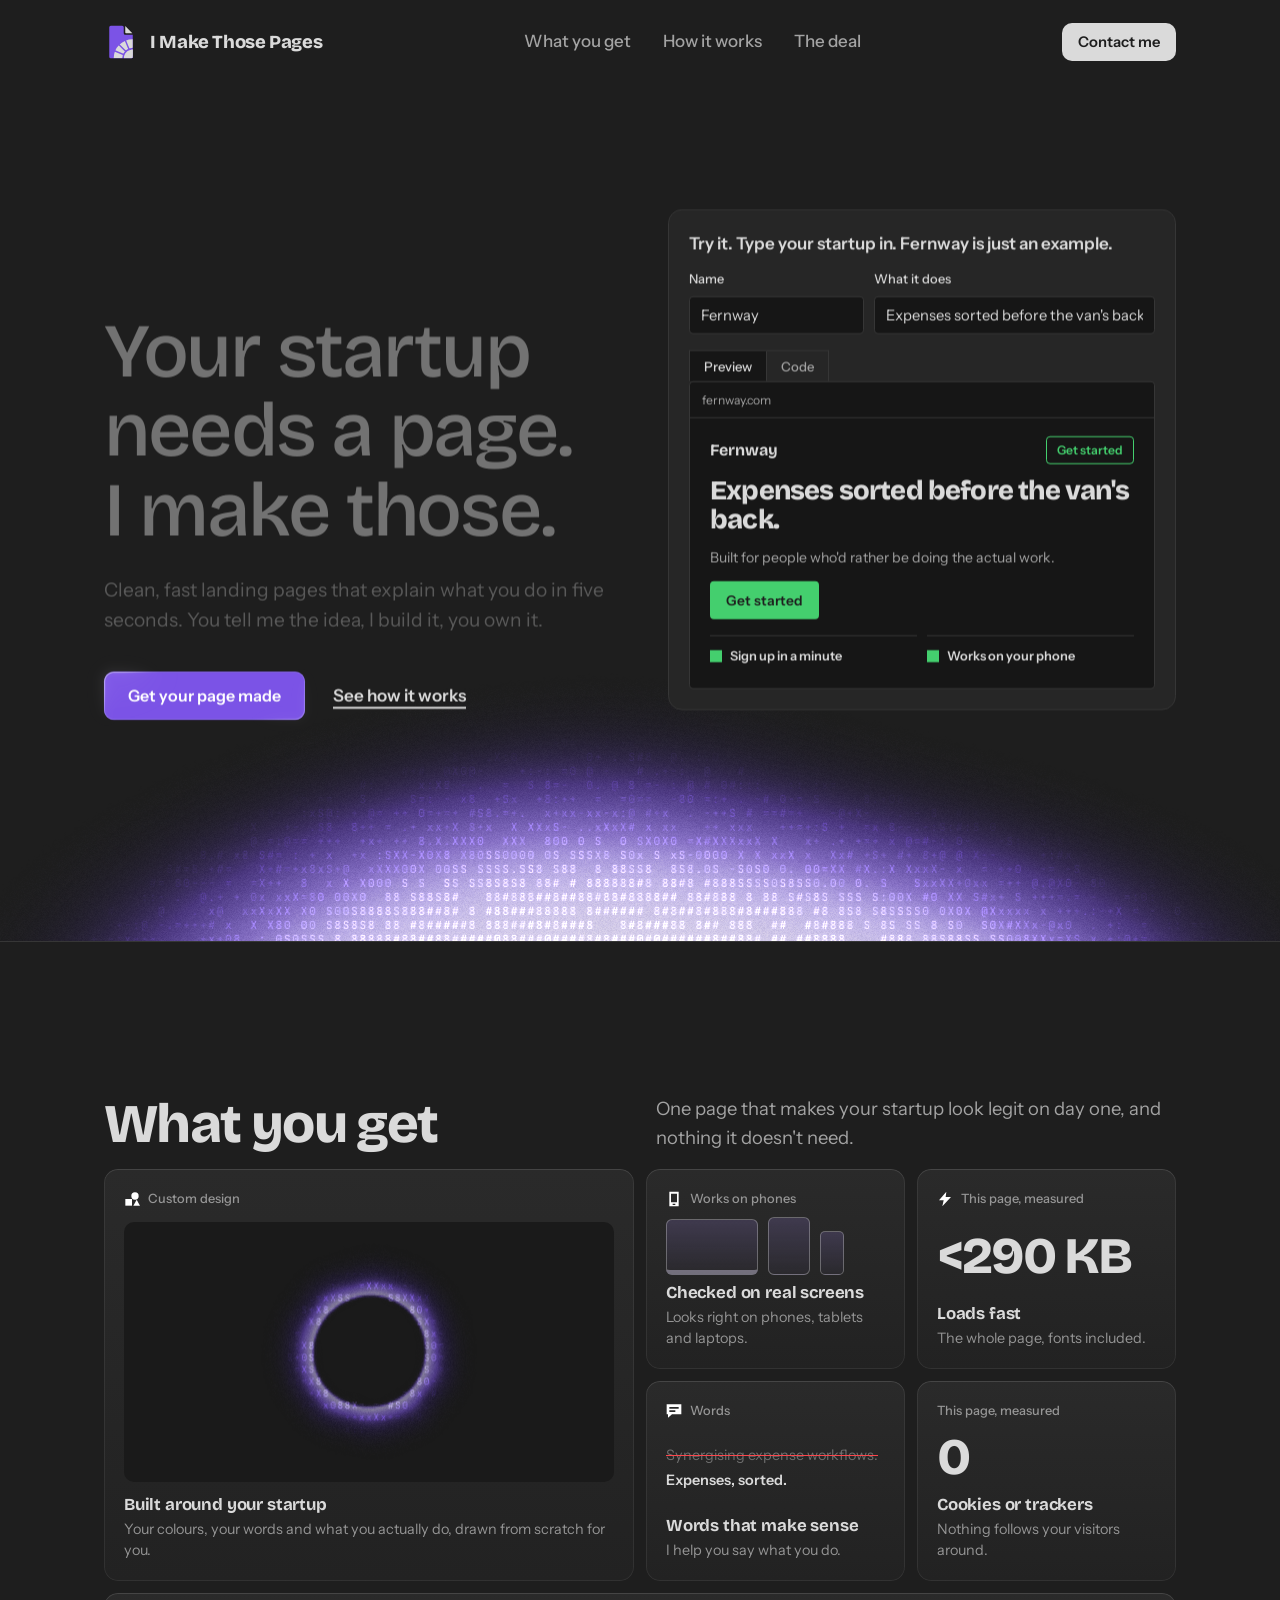
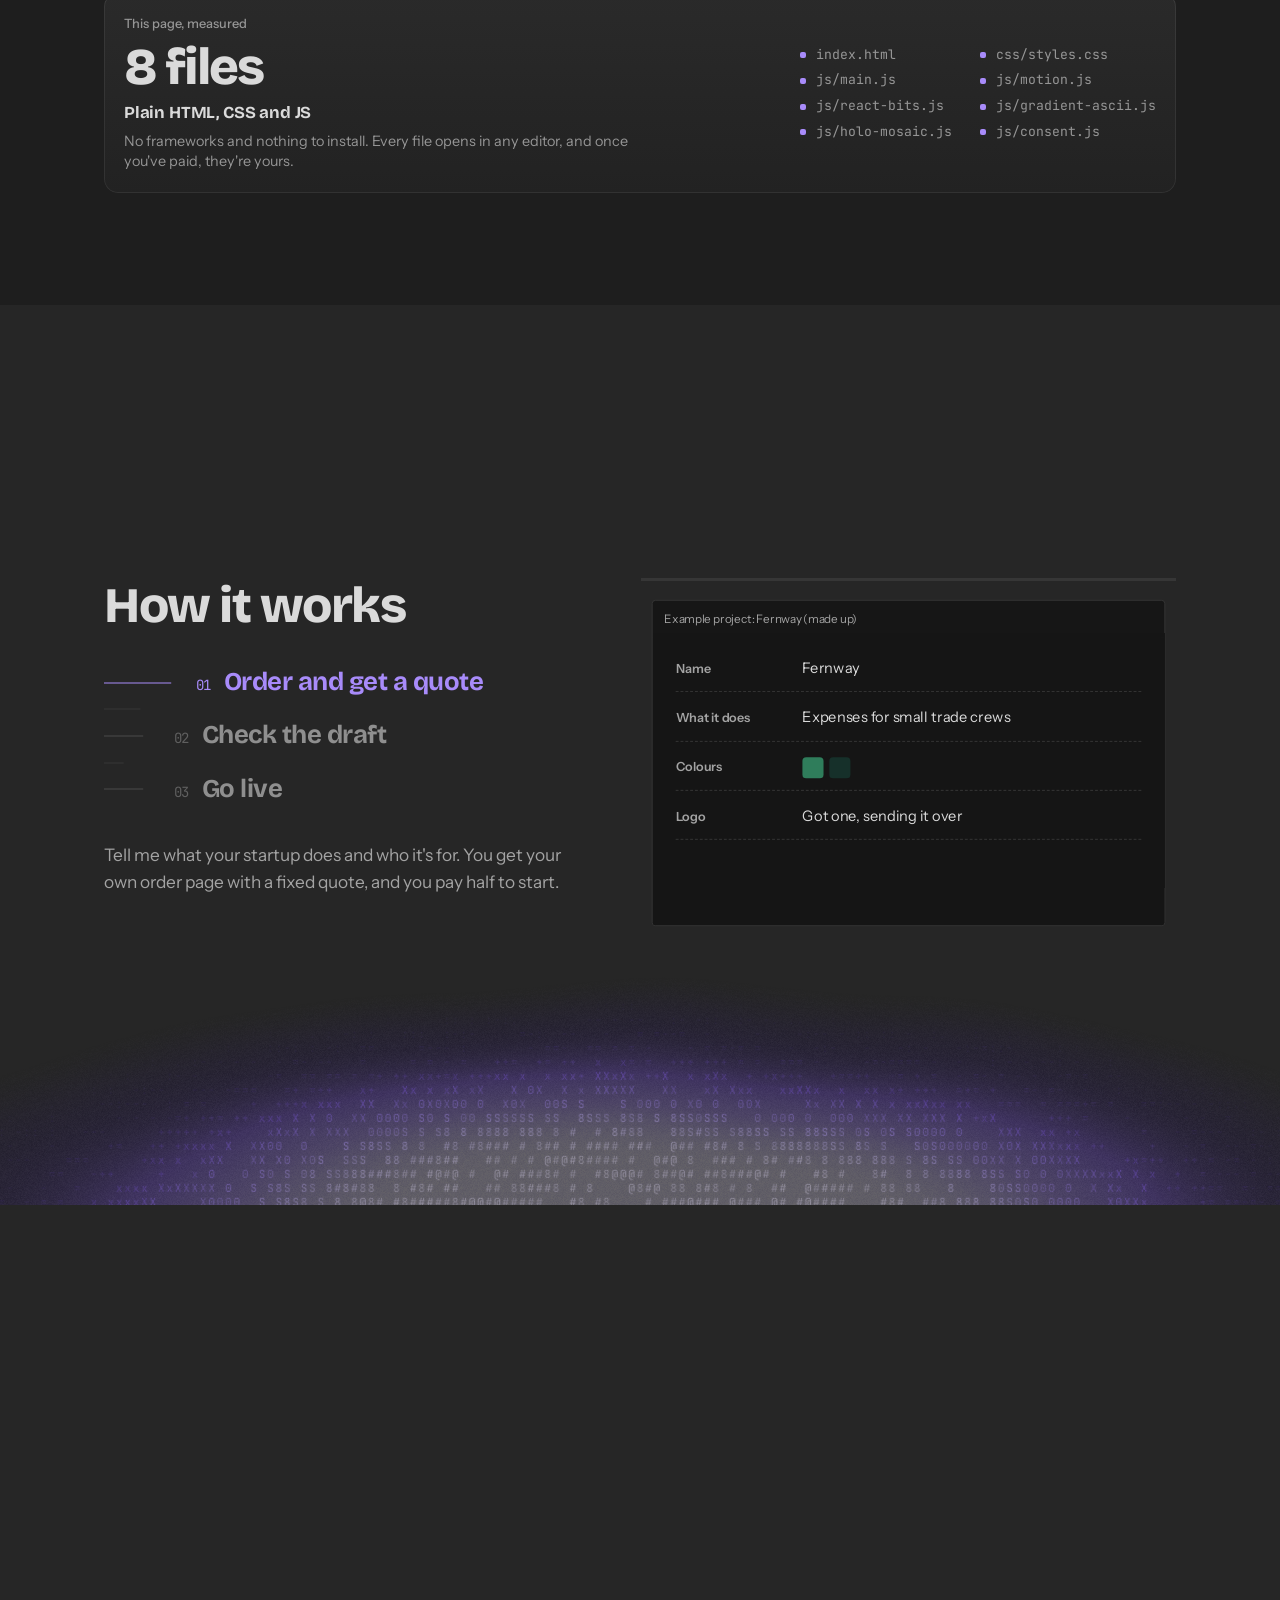
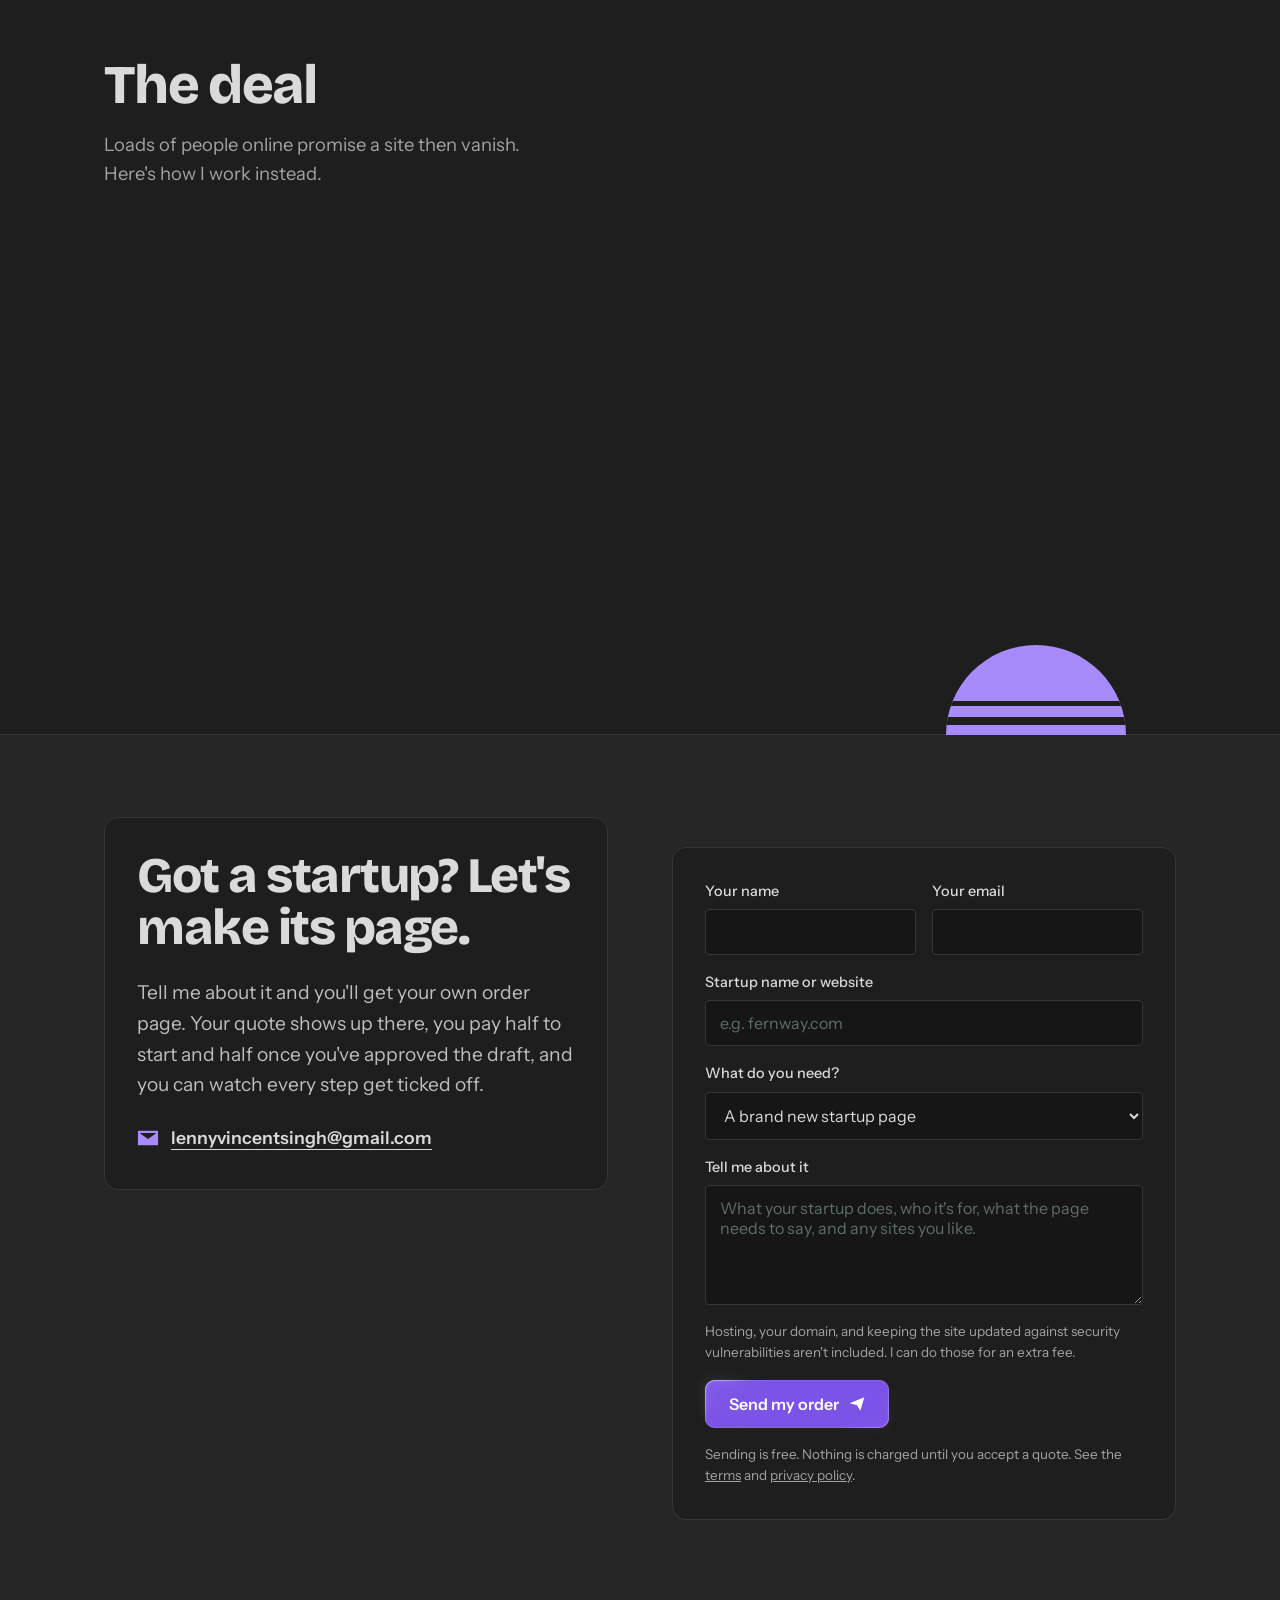
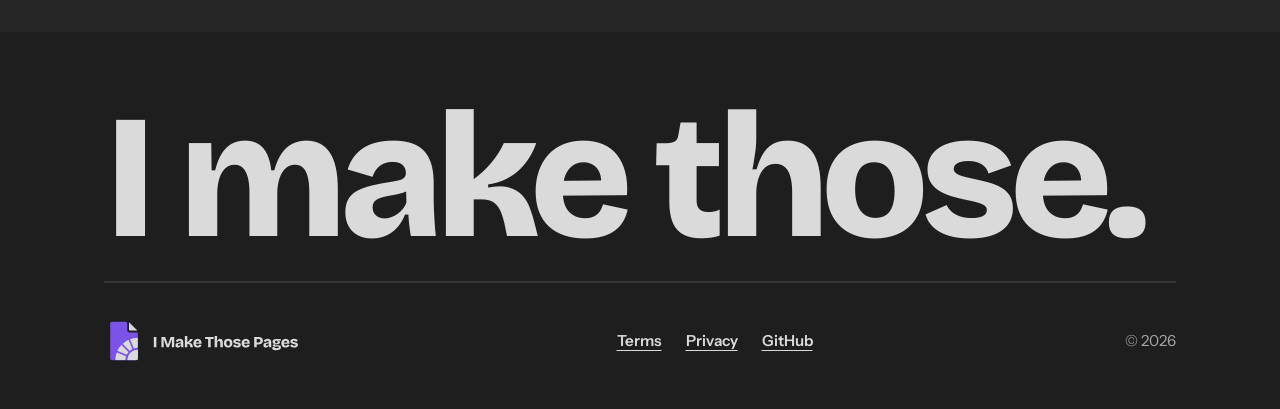
<file: index.html>
<!DOCTYPE html>
<html lang="en">
<head>
<meta charset="UTF-8">
<meta name="viewport" content="width=device-width, initial-scale=1">
<title>I Make Those Pages | Startup pages, made properly</title>
<meta name="description" content="I build clean, fast landing pages for startups. You see the draft first, the price is agreed up front, and you own the code.">
<link rel="canonical" href="https://i-make-those-pages.netlify.app/">
<meta name="theme-color" content="#1E1E1E">
<meta property="og:type" content="website">
<meta property="og:site_name" content="I Make Those Pages">
<meta property="og:title" content="I Make Those Pages | Startup pages, made properly">
<meta property="og:description" content="I build clean, fast landing pages for startups. You see the draft first, the price is agreed up front, and you own the code.">
<meta property="og:url" content="https://i-make-those-pages.netlify.app/">
<meta property="og:image" content="https://i-make-those-pages.netlify.app/assets/og-image.png">
<meta property="og:image:width" content="1200"><meta property="og:image:height" content="630">
<meta property="og:image:alt" content="Your startup needs a page. I make those. The I Make Those Pages logo: a violet page with a sun rising from its corner.">
<meta name="twitter:card" content="summary_large_image">
<link rel="icon" href="favicon.ico" sizes="48x48">
<link rel="icon" href="assets/favicon.svg" type="image/svg+xml">
<link rel="apple-touch-icon" href="assets/apple-touch-icon.png">
<link rel="manifest" href="site.webmanifest">
<link rel="stylesheet" href="css/styles.css">
</head>
<body>

<div class="minibar" id="minibar" aria-hidden="true">
  <div class="wrap minibar-in">
    <a href="#" class="brand" tabindex="-1"><img src="assets/logo-mark.svg" alt="" width="28" height="28">I Make Those Pages</a>
    <a href="#contact" class="btn small" tabindex="-1" data-specular>Get your page made</a>
  </div>
</div>

<header class="hero-wrap">
  <nav class="wrap nav">
    <a href="#" class="brand"><img src="assets/logo-mark.svg" alt="" width="34" height="34">I Make Those Pages</a>
    <ul>
      <li><a href="#what">What you get</a></li>
      <li><a href="#how">How it works</a></li>
      <li><a href="#deal">The deal</a></li>
    </ul>
    <a href="#contact" class="btn small">Contact me</a>
  </nav>

  <div class="wrap hero">
    <div class="hero-text">
      <h1><span class="line">Your startup</span> <span class="line">needs a page.</span> <span class="line">I make those.</span></h1>
      <p class="sub">Clean, fast landing pages that explain what you do in five seconds. You tell me the idea, I build it, you own it.</p>
      <div class="ctas">
        <a href="#contact" class="btn" data-magnet data-specular>Get your page made</a>
        <a href="#how" class="link">See how it works</a>
      </div>
    </div>

    <div class="demo">
      <p class="demo-label">Try it. Type your startup in. Fernway is just an example.</p>
      <div class="demo-inputs">
        <label>Name<input id="dName" value="Fernway" maxlength="24"></label>
        <label>What it does<input id="dLine" value="Expenses sorted before the van's back." maxlength="60"></label>
      </div>
      <div class="tabs" role="tablist" aria-label="Demo view">
        <button type="button" role="tab" id="tabPreview" aria-selected="true" aria-controls="frame">Preview</button>
        <button type="button" role="tab" id="tabCode" aria-selected="false" aria-controls="codePanel">Code</button>
      </div>
      <pre class="code" id="codePanel" role="tabpanel" aria-labelledby="tabCode" hidden><code id="codeOut"></code></pre>
      <div class="frame" id="frame" role="tabpanel" aria-labelledby="tabPreview" aria-live="polite">
        <div class="frame-bar"><span id="dUrl">fernway.com</span></div>
        <div class="frame-body">
          <div class="f-nav"><b id="pName">Fernway</b><i>Get started</i></div>
          <p class="f-h" id="pLine">Expenses sorted before the van's back.</p>
          <p class="f-p">Built for people who'd rather be doing the actual work.</p>
          <span class="f-btn">Get started</span>
          <div class="f-rows"><div><span></span>Sign up in a minute</div><div><span></span>Works on your phone</div></div>
        </div>
        <div class="skeleton" aria-hidden="true"><i></i><i></i><i></i><i></i></div>
      </div>
    </div>
  </div>
  <div id="heroAscii" class="hero-ascii" aria-hidden="true"></div>
  <div class="sun" aria-hidden="true"><i></i><i></i><i></i></div>
</header>

<main>
  <section id="what" class="wrap section">
    <div class="split" data-depth="0.08">
      <h2>What you get</h2>
      <p class="lead">One page that makes your startup look legit on day one, and nothing it doesn't need.</p>
    </div>
    <div class="magic-bento" data-bento>
      <div class="magic-bento__cell span-2 row-2"><div class="magic-bento__card">
        <span class="magic-bento__light"></span>
        <div class="magic-bento__content">
          <div class="magic-bento__header"><img class="magic-bento__icon" src="assets/icons/design.svg" alt="" width="16" height="16"><span class="magic-bento__label">Custom design</span></div>
          <div class="magic-bento__visual bento-ascii" data-ascii="eclipse" aria-hidden="true"></div>
          <div class="magic-bento__text"><h3 class="magic-bento__title">Built around your startup</h3><p class="magic-bento__description">Your colours, your words and what you actually do, drawn from scratch for you.</p></div>
        </div>
        <span class="magic-bento__rim"></span><span class="magic-bento__border"></span>
      </div></div>
      <div class="magic-bento__cell"><div class="magic-bento__card">
        <span class="magic-bento__light"></span>
        <div class="magic-bento__content">
          <div class="magic-bento__header"><img class="magic-bento__icon" src="assets/icons/mobile.svg" alt="" width="16" height="16"><span class="magic-bento__label">Works on phones</span></div>
          <div class="magic-bento__visual" aria-hidden="true"><div class="devices"><i class="d-laptop"></i><i class="d-tablet"></i><i class="d-phone"></i></div></div>
          <div class="magic-bento__text"><h3 class="magic-bento__title">Checked on real screens</h3><p class="magic-bento__description">Looks right on phones, tablets and laptops.</p></div>
        </div>
        <span class="magic-bento__rim"></span><span class="magic-bento__border"></span>
      </div></div>
      <div class="magic-bento__cell"><div class="magic-bento__card">
        <span class="magic-bento__light"></span>
        <div class="magic-bento__content">
          <div class="magic-bento__header"><img class="magic-bento__icon" src="assets/icons/fast.svg" alt="" width="16" height="16"><span class="magic-bento__label">This page, measured</span></div>
          <div class="magic-bento__visual"><p class="bento-figure">&lt;290 KB</p></div>
          <div class="magic-bento__text"><h3 class="magic-bento__title">Loads fast</h3><p class="magic-bento__description">The whole page, fonts included.</p></div>
        </div>
        <span class="magic-bento__rim"></span><span class="magic-bento__border"></span>
      </div></div>
      <div class="magic-bento__cell"><div class="magic-bento__card">
        <span class="magic-bento__light"></span>
        <div class="magic-bento__content">
          <div class="magic-bento__header"><img class="magic-bento__icon" src="assets/icons/copy.svg" alt="" width="16" height="16"><span class="magic-bento__label">Words</span></div>
          <div class="magic-bento__visual"><p class="rewrite"><s>Synergising expense workflows.</s><span>Expenses, sorted.</span></p></div>
          <div class="magic-bento__text"><h3 class="magic-bento__title">Words that make sense</h3><p class="magic-bento__description">I help you say what you do.</p></div>
        </div>
        <span class="magic-bento__rim"></span><span class="magic-bento__border"></span>
      </div></div>
      <div class="magic-bento__cell"><div class="magic-bento__card">
        <span class="magic-bento__light"></span>
        <div class="magic-bento__content">
          <div class="magic-bento__header"><span class="magic-bento__label">This page, measured</span></div>
          <div class="magic-bento__visual"><p class="bento-figure">0</p></div>
          <div class="magic-bento__text"><h3 class="magic-bento__title">Cookies or trackers</h3><p class="magic-bento__description">Nothing follows your visitors around.</p></div>
        </div>
        <span class="magic-bento__rim"></span><span class="magic-bento__border"></span>
      </div></div>
      <div class="magic-bento__cell span-full"><div class="magic-bento__card">
        <span class="magic-bento__light"></span>
        <div class="magic-bento__content bento-row">
          <div class="bento-row__text">
            <div class="magic-bento__header"><span class="magic-bento__label">This page, measured</span></div>
            <p class="bento-figure">8 files</p>
            <h3 class="magic-bento__title">Plain HTML, CSS and JS</h3>
            <p class="magic-bento__description">No frameworks and nothing to install. Every file opens in any editor, and once you've paid, they're yours.</p>
          </div>
          <ul class="bento-files" aria-label="The files this page loads">
            <li>index.html</li><li>css/styles.css</li><li>js/main.js</li><li>js/motion.js</li>
            <li>js/react-bits.js</li><li>js/gradient-ascii.js</li><li>js/holo-mosaic.js</li><li>js/consent.js</li>
          </ul>
        </div>
        <span class="magic-bento__rim"></span><span class="magic-bento__border"></span>
      </div></div>
    </div>
  </section>

  <section id="how" class="band story-scroll">
    <div class="story-sticky">
      <div class="story-ascii" data-ascii="rise-soft" aria-hidden="true"></div>
      <div class="wrap story">
        <div class="story-steps">
          <h2>How it works</h2>
          <nav class="line-sidebar line-sidebar--markers line-sidebar--scale-tick" id="storyNav" aria-label="Steps">
            <ul class="line-sidebar__list">
              <li class="line-sidebar__item" data-stage="1"><span class="line-sidebar__marker" aria-hidden="true"></span><span class="line-sidebar__label"><span class="line-sidebar__index">01</span><span class="line-sidebar__text">Order and get a quote</span></span></li>
              <li class="line-sidebar__item" data-stage="2"><span class="line-sidebar__marker" aria-hidden="true"></span><span class="line-sidebar__label"><span class="line-sidebar__index">02</span><span class="line-sidebar__text">Check the draft</span></span></li>
              <li class="line-sidebar__item" data-stage="3"><span class="line-sidebar__marker" aria-hidden="true"></span><span class="line-sidebar__label"><span class="line-sidebar__index">03</span><span class="line-sidebar__text">Go live</span></span></li>
            </ul>
          </nav>
          <p class="story-desc" id="storyDesc" aria-live="polite">Tell me what your startup does and who it's for. You get your own order page with a fixed quote, and you pay half to start.</p>
        </div>
        <div class="story-stage" aria-hidden="true">
          <div class="stage-progress"><i id="stageFill"></i></div>
          <div class="frame stage" id="stage" data-stage="1">
          <div class="frame-bar"><span class="url">Example project: Fernway (made up)</span><b class="live">Live</b></div>
          <div class="brief">
            <p><b>Name</b>Fernway</p><p><b>What it does</b>Expenses for small trade crews</p><p><b>Colours</b><span><i style="background:#2F7D5B"></i><i style="background:#16302A"></i></span></p><p><b>Logo</b>Got one, sending it over</p>
          </div>
          <div class="frame-body page">
            <div class="f-nav"><b>Fernway</b><i>Get started</i></div>
            <p class="f-h">Expenses sorted before the van's back.</p>
            <p class="f-p">Built for people who'd rather be doing the actual work.</p>
            <span class="f-btn">Get started</span>
            <em class="pin p1">Make this bigger</em><em class="pin p2">Greener button?</em>
          </div>
        </div>
        </div>
      </div>
    </div>
  </section>

  <section id="deal" class="wrap section deal-layout">
    <div class="deal-head" data-depth="0.08">
      <h2>The deal</h2>
      <p class="lead">Loads of people online promise a site then vanish. Here's how I work instead.</p>
    </div>
    <div class="animated-list" data-animated-list id="dealList" aria-label="The deal">
      <div class="animated-list__track">
          <div class="animated-list__item"><span class="animated-list__lead">01</span><span class="animated-list__text"><span class="animated-list__title">Draft first</span><span class="animated-list__description">You see the page before anything's final.</span></span><span class="animated-list__rim" aria-hidden="true"></span></div>
          <div class="animated-list__item"><span class="animated-list__lead">02</span><span class="animated-list__text"><span class="animated-list__title">You own it</span><span class="animated-list__description">Once it's paid for, the code and the page are yours outright.</span></span><span class="animated-list__rim" aria-hidden="true"></span></div>
          <div class="animated-list__item"><span class="animated-list__lead">03</span><span class="animated-list__text"><span class="animated-list__title">Price up front</span><span class="animated-list__description">A fixed quote on your order page before you pay a penny. No surprise fees.</span></span><span class="animated-list__rim" aria-hidden="true"></span></div>
          <div class="animated-list__item"><span class="animated-list__lead">04</span><span class="animated-list__text"><span class="animated-list__title">No logins</span><span class="animated-list__description">I never ask for your passwords or account details.</span></span><span class="animated-list__rim" aria-hidden="true"></span></div>
          <div class="animated-list__item"><span class="animated-list__lead">05</span><span class="animated-list__text"><span class="animated-list__title">Track it live</span><span class="animated-list__description">Your order page shows exactly which step your site is on.</span></span><span class="animated-list__rim" aria-hidden="true"></span></div>
          <div class="animated-list__item"><span class="animated-list__lead">06</span><span class="animated-list__text"><span class="animated-list__title">Open work</span><span class="animated-list__description">My code's on GitHub, so you can see how I build.</span></span><span class="animated-list__rim" aria-hidden="true"></span></div>
      </div>
    </div>
  </section>
</main>

<section id="contact" class="contact-wrap">
  <div id="contactMosaic" class="contact-mosaic" aria-hidden="true"></div>
  <div class="sunrise" aria-hidden="true"><i></i><i></i></div>
  <div class="wrap contact">
    <div data-depth="0.08">
      <h2>Got a startup? Let's make its page.</h2>
      <p class="sub">Tell me about it and you'll get your own order page. Your quote shows up there, you pay half to start and half once you've approved the draft, and you can watch every step get ticked off.</p>
      <a class="mail" href="mailto:lennyvincentsingh@gmail.com"><img src="assets/icons/mail.svg" alt="" width="22" height="22">lennyvincentsingh@gmail.com</a>
    </div>
    <form id="contactForm" class="form" novalidate>
      <div class="row">
        <label>Your name<input name="name" autocomplete="name" maxlength="100" required aria-describedby="e-name"><span class="err" id="e-name" hidden>Put your name in so I know who I'm talking to.</span></label>
        <label>Your email<input name="email" type="email" autocomplete="email" maxlength="254" required aria-describedby="e-email"><span class="err" id="e-email" hidden>That email doesn't look right. Check it and try again.</span></label>
      </div>
      <label>Startup name or website<input name="startup" maxlength="120" placeholder="e.g. fernway.com" aria-describedby="e-startup"><span class="err" id="e-startup" hidden></span></label>
      <label>What do you need?
        <select name="need">
          <option value="new">A brand new startup page</option>
          <option value="redesign">A redesign of my current page</option>
          <option value="unsure">Not sure yet, let's chat</option>
        </select>
      </label>
      <label>Tell me about it<textarea name="description" minlength="20" maxlength="4000" required aria-describedby="e-description" placeholder="What your startup does, who it's for, what the page needs to say, and any sites you like."></textarea><span class="err" id="e-description" hidden>Tell me a bit more about your startup (at least 20 characters).</span></label>
      <label class="hp" aria-hidden="true">Leave this empty<input name="website" tabindex="-1" autocomplete="off"></label>
      <p class="fine">Hosting, your domain, and keeping the site updated against security vulnerabilities aren't included. I can do those for an extra fee.</p>
      <button class="btn" type="submit" id="sendBtn" data-specular>Send my order <img src="assets/icons/send.svg" alt="" width="16" height="16"></button>
      <p class="err" id="formErr" role="alert" hidden></p>
      <p class="note">Sending is free. Nothing is charged until you accept a quote. See the <a href="terms.html">terms</a> and <a href="privacy.html">privacy policy</a>.</p>
    </form>
  </div>
</section>

<a href="#contact" class="btn mcta" id="mcta">Get your page made</a>

<footer class="foot-wrap">
<p class="wrap signoff" aria-hidden="true">I make those.</p>
<div class="wrap foot">
  <img src="assets/logo.svg" alt="I Make Those Pages" width="200" height="40">
  <nav><a href="terms.html">Terms</a><a href="privacy.html">Privacy</a><button type="button" class="linkbtn" data-consent-open>Cookie settings</button><a href="https://github.com/0craxy0">GitHub</a></nav>
  <span>© <span id="yr"></span></span>
</div>
</footer>

<script src="js/main.js"></script>
<script src="js/consent.js"></script>
<script src="js/react-bits.js"></script>
<script src="js/motion.js"></script>
<script src="js/gradient-ascii.js"></script>
<script src="js/holo-mosaic.js"></script>
</body>
</html>
</file>
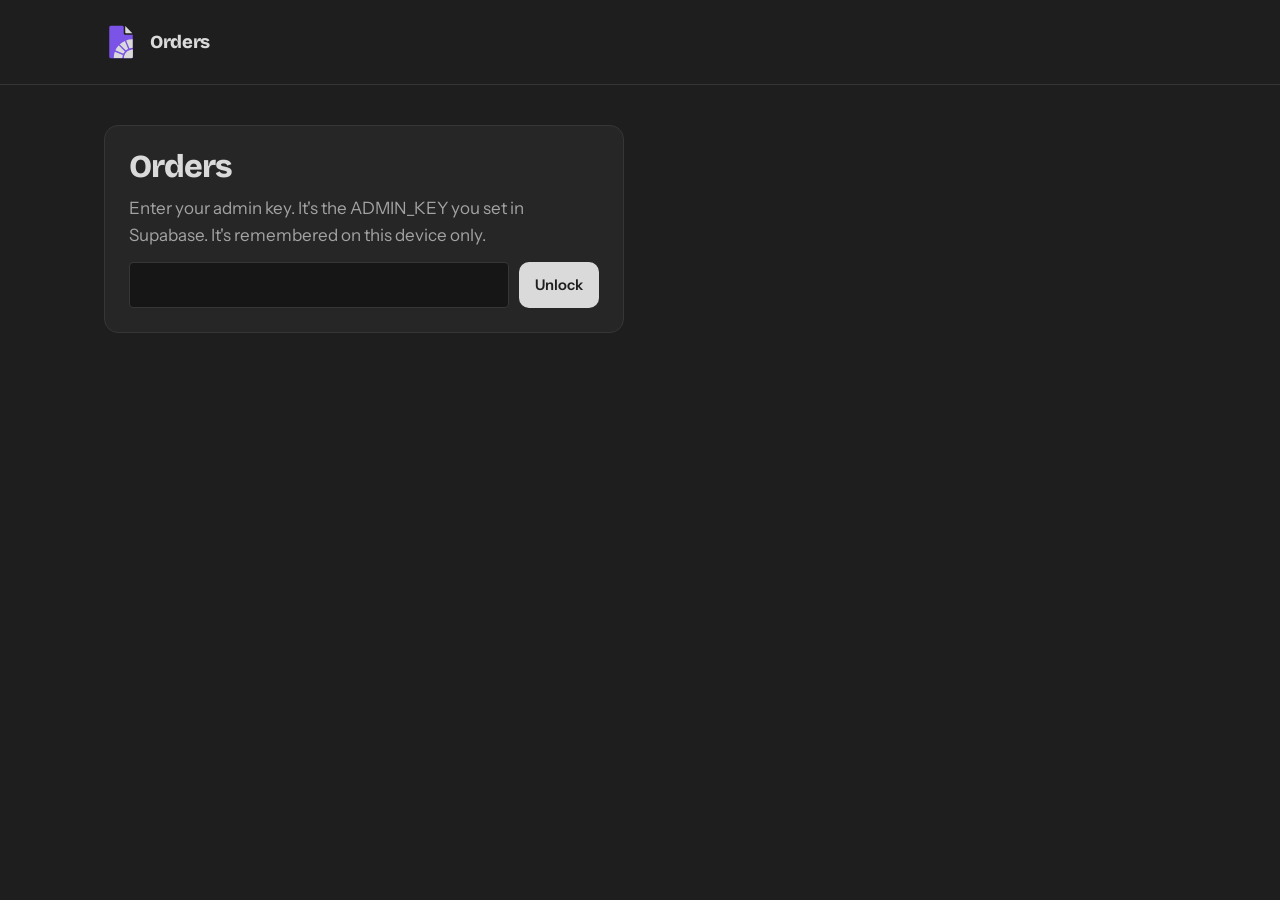
<file: admin.html>
<!DOCTYPE html>
<html lang="en">
<head>
<meta charset="UTF-8">
<meta name="viewport" content="width=device-width, initial-scale=1">
<title>Orders | I Make Those Pages</title>
<meta name="robots" content="noindex, nofollow">
<meta name="referrer" content="no-referrer">
<meta name="theme-color" content="#1E1E1E">
<link rel="icon" href="assets/favicon.svg" type="image/svg+xml">
<link rel="stylesheet" href="css/styles.css">
<link rel="stylesheet" href="css/orders.css">
</head>
<body>
<header class="legal-top"><nav class="wrap nav"><a href="index.html" class="brand"><img src="assets/logo-mark.svg" alt="" width="34" height="34">Orders</a><button type="button" class="btn small ghost" id="lockBtn" hidden>Lock</button></nav></header>

<main class="wrap admin">
  <form class="panel unlock" id="unlock" hidden>
    <h1>Orders</h1>
    <p class="muted">Enter your admin key. It's the ADMIN_KEY you set in Supabase. It's remembered on this device only.</p>
    <div class="copy-row"><input type="password" id="keyInput" autocomplete="current-password" aria-label="Admin key"><button class="btn small">Unlock</button></div>
    <p class="err" id="unlockErr" role="alert" hidden></p>
  </form>

  <div id="app" hidden>
    <div class="admin-grid">
      <section class="panel" aria-labelledby="listTitle">
        <div class="row-between"><h2 id="listTitle">Orders</h2><button type="button" class="linkbtn" id="refresh">Refresh</button></div>
        <ul class="order-list" id="list"></ul>
      </section>
      <section class="panel" id="detail" aria-live="polite">
        <p class="muted">Pick an order.</p>
      </section>
    </div>
  </div>
</main>
<script src="js/admin.js"></script>
</body>
</html>
</file>
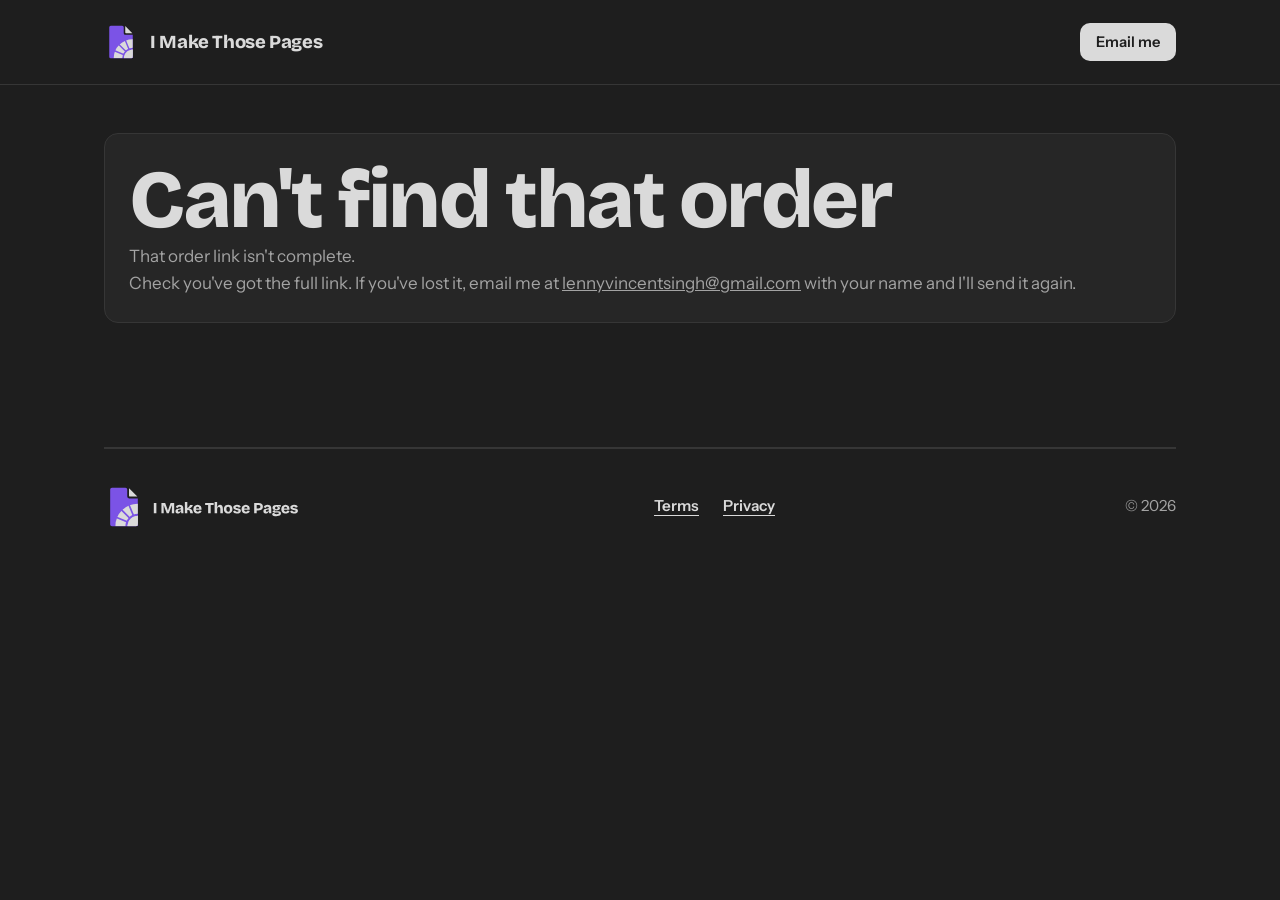
<file: order.html>
<!DOCTYPE html>
<html lang="en">
<head>
<meta charset="UTF-8">
<meta name="viewport" content="width=device-width, initial-scale=1">
<title>Your order | I Make Those Pages</title>
<meta name="description" content="Your private order page: quote, payments and progress.">
<meta name="robots" content="noindex, nofollow">
<meta name="referrer" content="no-referrer">
<meta name="theme-color" content="#1E1E1E">
<link rel="icon" href="favicon.ico" sizes="48x48">
<link rel="icon" href="assets/favicon.svg" type="image/svg+xml">
<link rel="apple-touch-icon" href="assets/apple-touch-icon.png">
<link rel="stylesheet" href="css/styles.css">
<link rel="stylesheet" href="css/orders.css">
</head>
<body>
<header class="legal-top"><nav class="wrap nav"><a href="index.html" class="brand"><img src="assets/logo-mark.svg" alt="" width="34" height="34">I Make Those Pages</a><a href="mailto:lennyvincentsingh@gmail.com" class="btn small" id="mailBtn">Email me</a></nav></header>

<main class="wrap order" id="order" aria-live="polite">
  <p class="order-loading" id="loading">Loading your order…</p>

  <div id="failed" class="panel" hidden>
    <h1>Can't find that order</h1>
    <p class="muted" id="failedMsg"></p>
    <p class="muted">Check you've got the full link. If you've lost it, email me at <a href="mailto:lennyvincentsingh@gmail.com">lennyvincentsingh@gmail.com</a> with your name and I'll send it again.</p>
  </div>

  <div id="view" hidden>
    <div class="save-link panel" id="saveLink" hidden>
      <h2>Order sent. Save this page.</h2>
      <p class="muted">This link is the only way back to your order, so bookmark it or copy it somewhere safe. Don't share it: anyone with it can see your order.</p>
      <div class="copy-row"><input id="linkBox" readonly aria-label="Your order link"><button type="button" class="btn small" id="copyLink">Copy link</button></div>
    </div>

    <div class="paid-note panel" id="paidNote" hidden></div>

    <div class="order-head">
      <p class="muted">Order <strong id="ref"></strong>, <span id="placed"></span></p>
      <h1 id="headline"></h1>
      <p class="sub" id="subline"></p>
    </div>

    <div class="order-grid">
      <div class="order-main">
        <section class="panel" aria-labelledby="progressTitle">
          <h2 id="progressTitle">Progress</h2>
          <ol class="checklist" id="steps"></ol>
        </section>

        <section class="panel msgs" id="msgs" aria-labelledby="msgsTitle">
          <div class="row-between"><h2 id="msgsTitle">Messages</h2><span class="fine" id="msgState" role="status"></span></div>
          <p class="muted" id="msgsEmpty">Questions, changes, or links to your logo and photos: send them here and I'll reply on this page.</p>
          <ol class="thread" id="thread" aria-label="Messages about this order"></ol>
          <form class="composer" id="composer" novalidate>
            <textarea id="msgBox" maxlength="2000" rows="3" placeholder="Write a message" aria-label="Your message"></textarea>
            <div class="composer-row"><span class="count fine" id="msgCount" aria-live="polite"></span><button class="btn small" id="msgSend">Send</button></div>
            <p class="err" id="msgErr" role="alert" hidden></p>
          </form>
          <p class="fine msgs-note">You won't get an email when I reply, so check back here. Don't send passwords or card details.</p>
        </section>
      </div>

      <div class="order-side">
        <section class="panel" id="quoteBox" aria-labelledby="quoteTitle">
          <h2 id="quoteTitle">Your quote</h2>
          <div id="quoteBody"></div>
        </section>

        <section class="panel notice" aria-labelledby="notIncluded">
          <h2 id="notIncluded">Not included</h2>
          <p>I can't host your website, look after your domain, or keep it maintained and patched against security vulnerabilities unless you pay extra for that. Once I hand it over, running it is up to you. Ask me if you want a price for any of it.</p>
        </section>

        <details class="panel">
          <summary>What you asked for</summary>
          <p class="muted" id="need"></p>
          <p class="request" id="desc"></p>
        </details>
      </div>
    </div>
  </div>
</main>

<footer class="wrap foot">
  <img src="assets/logo.svg" alt="I Make Those Pages" width="200" height="40">
  <nav><a href="terms.html">Terms</a><a href="privacy.html">Privacy</a></nav>
  <span>© <span id="yr"></span></span>
</footer>
<script src="js/react-bits.js"></script>
<script src="js/order.js"></script>
</body>
</html>
</file>
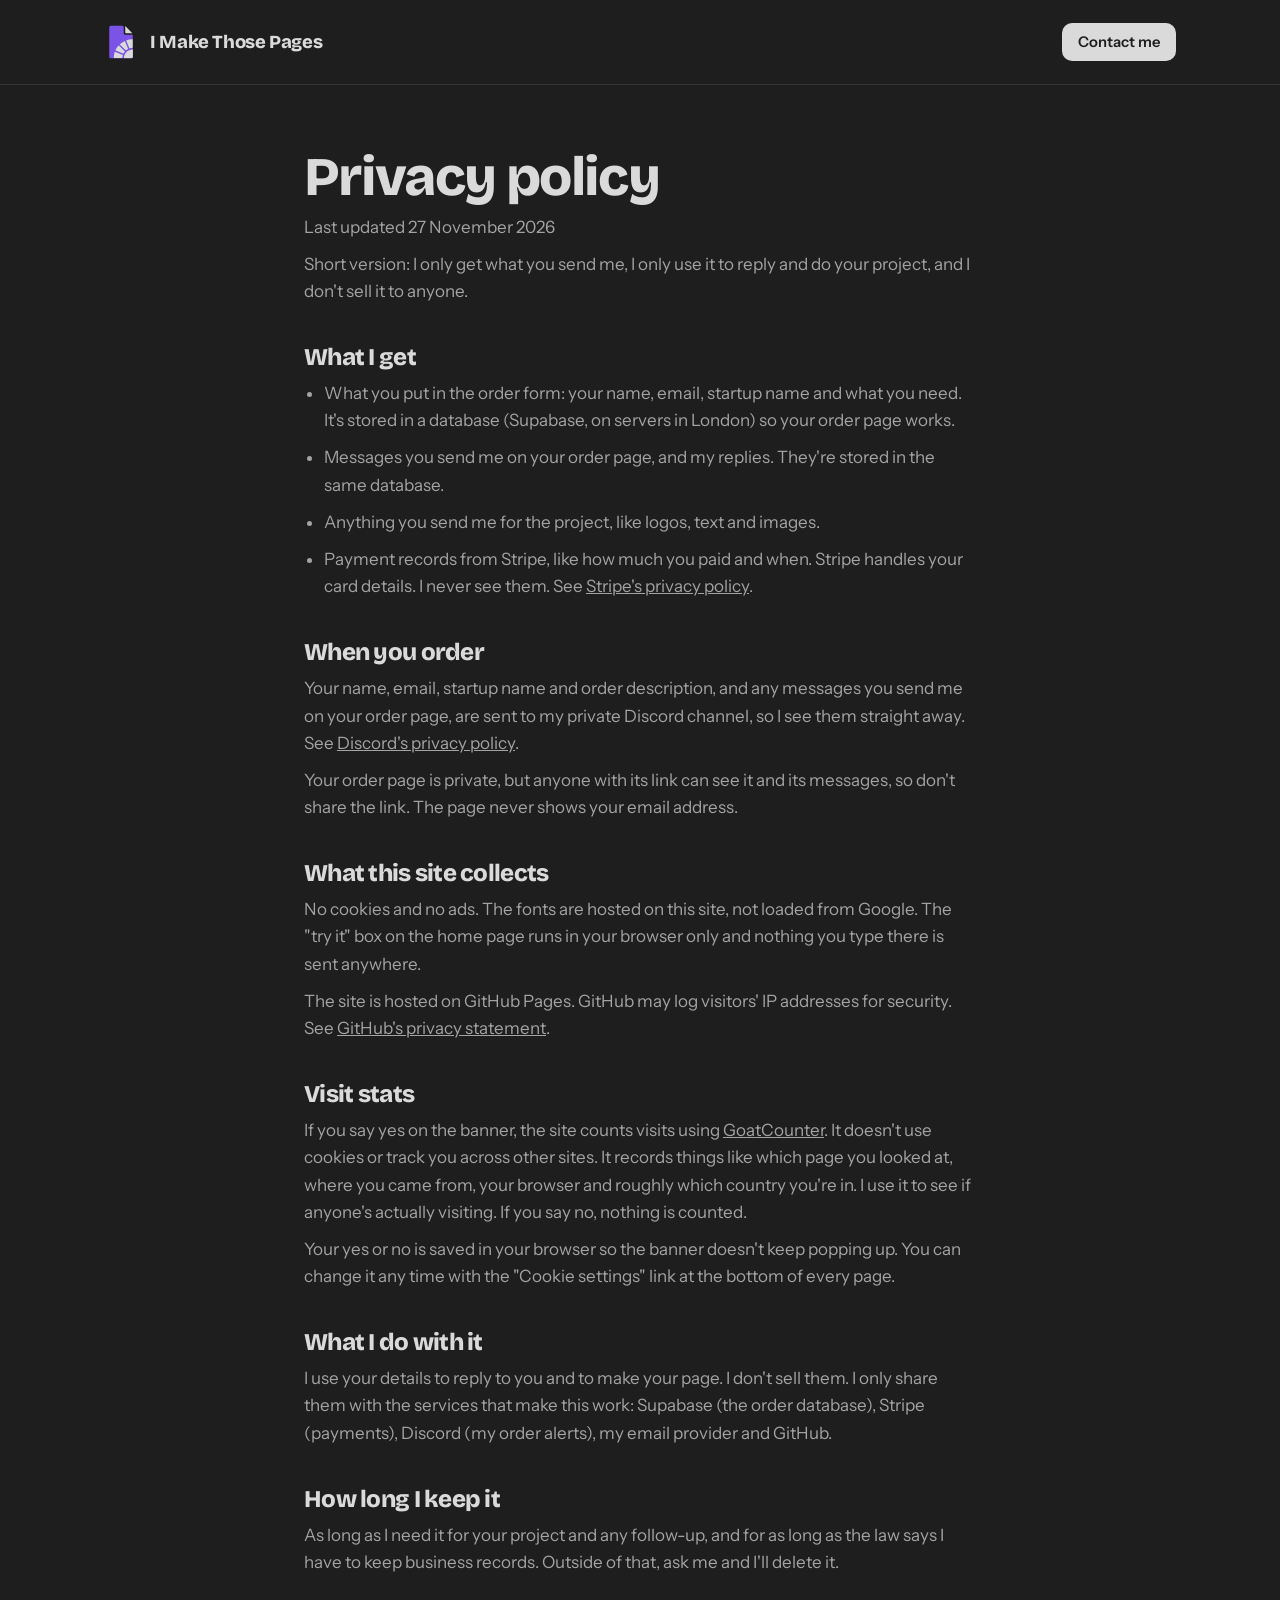
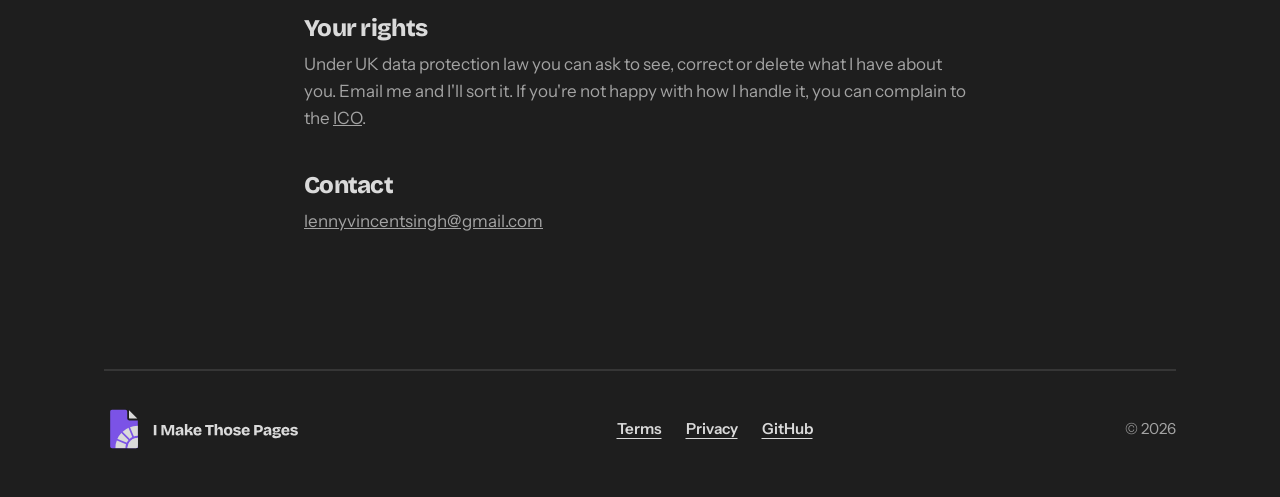
<file: privacy.html>
<!DOCTYPE html>
<html lang="en">
<head>
<meta charset="UTF-8">
<meta name="viewport" content="width=device-width, initial-scale=1">
<title>Privacy policy | I Make Those Pages</title>
<meta name="description" content="What I do with your details when you get in touch, what this site collects, and your rights under UK data protection law.">
<link rel="canonical" href="https://i-make-those-pages.netlify.app/privacy.html">
<meta name="theme-color" content="#1E1E1E">
<meta property="og:type" content="website">
<meta property="og:site_name" content="I Make Those Pages">
<meta property="og:title" content="Privacy policy | I Make Those Pages">
<meta property="og:description" content="What I do with your details when you get in touch, what this site collects, and your rights under UK data protection law.">
<meta property="og:url" content="https://i-make-those-pages.netlify.app/privacy.html">
<meta property="og:image" content="https://i-make-those-pages.netlify.app/assets/og-image.png">
<meta property="og:image:width" content="1200"><meta property="og:image:height" content="630">
<meta property="og:image:alt" content="Your startup needs a page. I make those. The I Make Those Pages logo: a violet page with a sun rising from its corner.">
<meta name="twitter:card" content="summary_large_image">
<link rel="icon" href="favicon.ico" sizes="48x48">
<link rel="icon" href="assets/favicon.svg" type="image/svg+xml">
<link rel="apple-touch-icon" href="assets/apple-touch-icon.png">
<link rel="manifest" href="site.webmanifest">
<link rel="stylesheet" href="css/styles.css">
</head>
<body>
<header class="legal-top"><nav class="wrap nav"><a href="index.html" class="brand"><img src="assets/logo-mark.svg" alt="" width="34" height="34">I Make Those Pages</a><a href="index.html#contact" class="btn small">Contact me</a></nav></header>
<main class="wrap legal">
<h1>Privacy policy</h1>
<p>Last updated 27 November 2026</p>
<p>Short version: I only get what you send me, I only use it to reply and do your project, and I don't sell it to anyone.</p>
<h2>What I get</h2>
<ul><li>What you put in the order form: your name, email, startup name and what you need. It's stored in a database (Supabase, on servers in London) so your order page works.</li>
<li>Messages you send me on your order page, and my replies. They're stored in the same database.</li>
<li>Anything you send me for the project, like logos, text and images.</li>
<li>Payment records from Stripe, like how much you paid and when. Stripe handles your card details. I never see them. See <a href="https://stripe.com/gb/privacy">Stripe's privacy policy</a>.</li></ul>
<h2>When you order</h2>
<p>Your name, email, startup name and order description, and any messages you send me on your order page, are sent to my private Discord channel, so I see them straight away. See <a href="https://discord.com/privacy">Discord's privacy policy</a>.</p>
<p>Your order page is private, but anyone with its link can see it and its messages, so don't share the link. The page never shows your email address.</p>
<h2>What this site collects</h2>
<p>No cookies and no ads. The fonts are hosted on this site, not loaded from Google. The "try it" box on the home page runs in your browser only and nothing you type there is sent anywhere.</p>
<p>The site is hosted on GitHub Pages. GitHub may log visitors' IP addresses for security. See <a href="https://docs.github.com/en/site-policy/privacy-policies/github-general-privacy-statement">GitHub's privacy statement</a>.</p>
<h2>Visit stats</h2>
<p>If you say yes on the banner, the site counts visits using <a href="https://www.goatcounter.com/help/privacy">GoatCounter</a>. It doesn't use cookies or track you across other sites. It records things like which page you looked at, where you came from, your browser and roughly which country you're in. I use it to see if anyone's actually visiting. If you say no, nothing is counted.</p>
<p>Your yes or no is saved in your browser so the banner doesn't keep popping up. You can change it any time with the "Cookie settings" link at the bottom of every page.</p>
<h2>What I do with it</h2>
<p>I use your details to reply to you and to make your page. I don't sell them. I only share them with the services that make this work: Supabase (the order database), Stripe (payments), Discord (my order alerts), my email provider and GitHub.</p>
<h2>How long I keep it</h2>
<p>As long as I need it for your project and any follow-up, and for as long as the law says I have to keep business records. Outside of that, ask me and I'll delete it.</p>
<h2>Your rights</h2>
<p>Under UK data protection law you can ask to see, correct or delete what I have about you. Email me and I'll sort it. If you're not happy with how I handle it, you can complain to the <a href="https://ico.org.uk">ICO</a>.</p>
<h2>Contact</h2>
<p><a href="mailto:lennyvincentsingh@gmail.com">lennyvincentsingh@gmail.com</a></p>
</main>
<footer class="wrap foot">
  <img src="assets/logo.svg" alt="I Make Those Pages" width="200" height="40">
  <nav><a href="terms.html">Terms</a><a href="privacy.html">Privacy</a><button type="button" class="linkbtn" data-consent-open>Cookie settings</button><a href="https://github.com/0craxy0">GitHub</a></nav>
  <span>© <span id="yr"></span></span>
</footer>
<script src="js/main.js"></script>
<script src="js/consent.js"></script>
</body>
</html>
</file>
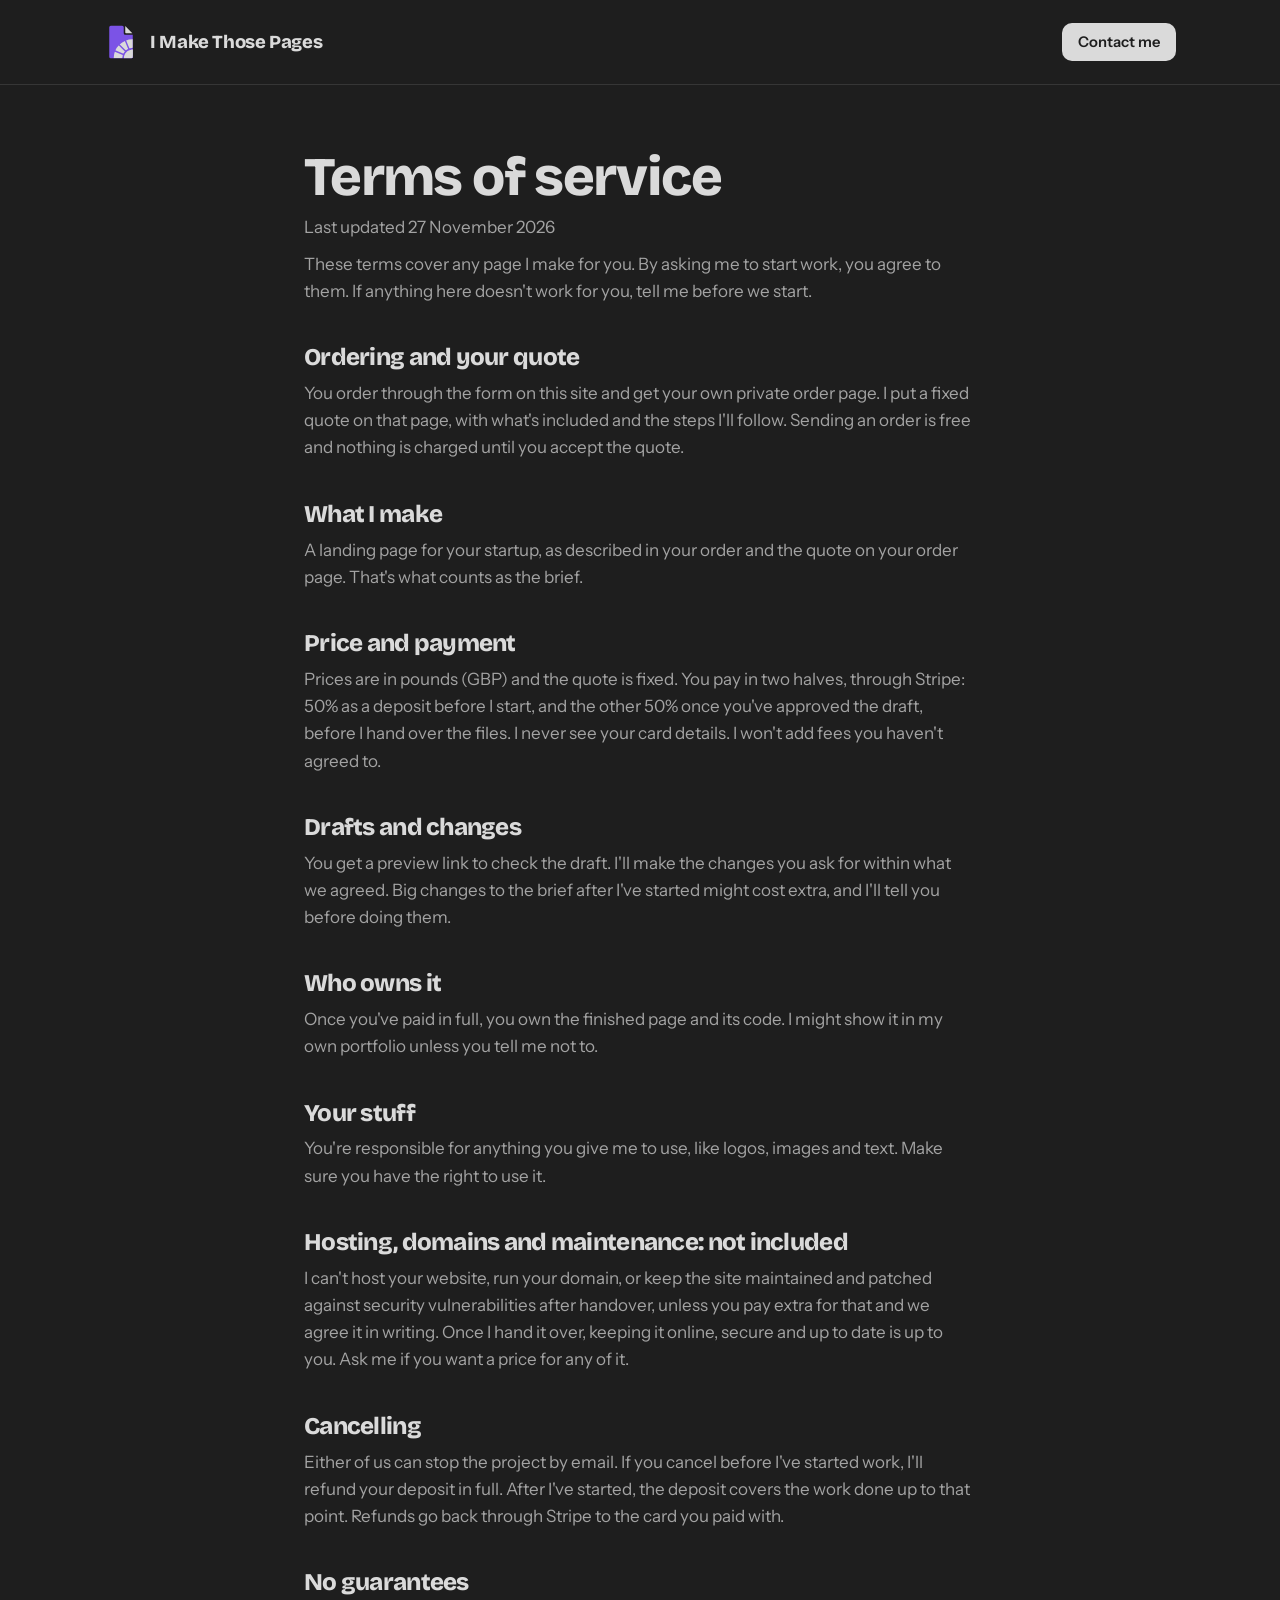
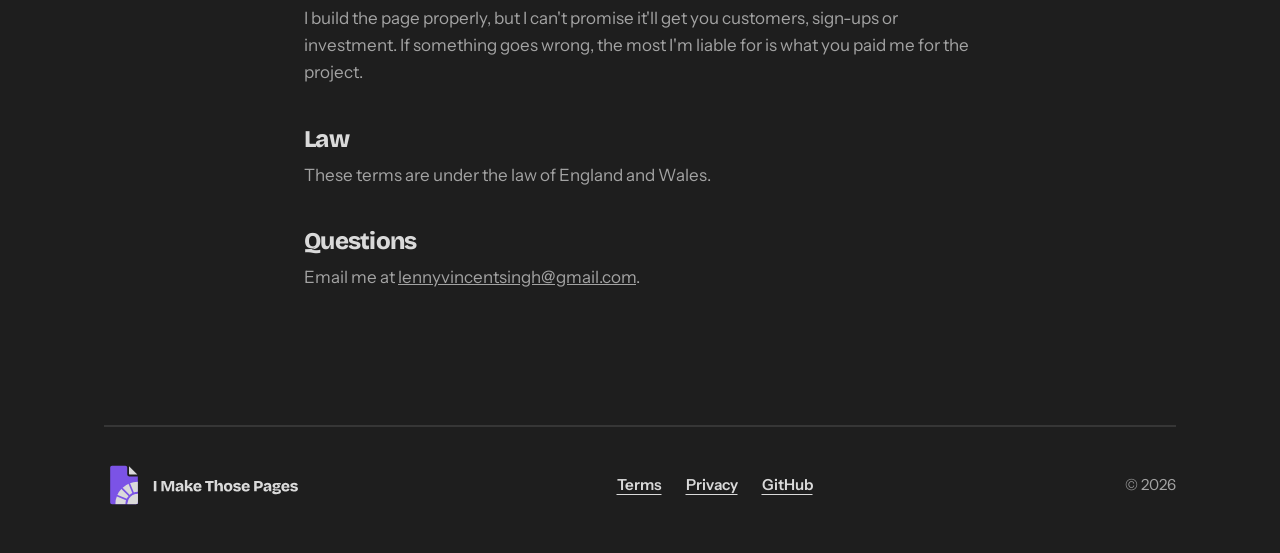
<file: terms.html>
<!DOCTYPE html>
<html lang="en">
<head>
<meta charset="UTF-8">
<meta name="viewport" content="width=device-width, initial-scale=1">
<title>Terms of service | I Make Those Pages</title>
<meta name="description" content="The terms for getting a startup page made: price, drafts, changes, who owns the code, and cancelling.">
<link rel="canonical" href="https://i-make-those-pages.netlify.app/terms.html">
<meta name="theme-color" content="#1E1E1E">
<meta property="og:type" content="website">
<meta property="og:site_name" content="I Make Those Pages">
<meta property="og:title" content="Terms of service | I Make Those Pages">
<meta property="og:description" content="The terms for getting a startup page made: price, drafts, changes, who owns the code, and cancelling.">
<meta property="og:url" content="https://i-make-those-pages.netlify.app/terms.html">
<meta property="og:image" content="https://i-make-those-pages.netlify.app/assets/og-image.png">
<meta property="og:image:width" content="1200"><meta property="og:image:height" content="630">
<meta property="og:image:alt" content="Your startup needs a page. I make those. The I Make Those Pages logo: a violet page with a sun rising from its corner.">
<meta name="twitter:card" content="summary_large_image">
<link rel="icon" href="favicon.ico" sizes="48x48">
<link rel="icon" href="assets/favicon.svg" type="image/svg+xml">
<link rel="apple-touch-icon" href="assets/apple-touch-icon.png">
<link rel="manifest" href="site.webmanifest">
<link rel="stylesheet" href="css/styles.css">
</head>
<body>
<header class="legal-top"><nav class="wrap nav"><a href="index.html" class="brand"><img src="assets/logo-mark.svg" alt="" width="34" height="34">I Make Those Pages</a><a href="index.html#contact" class="btn small">Contact me</a></nav></header>
<main class="wrap legal">
<h1>Terms of service</h1>
<p>Last updated 27 November 2026</p>
<p>These terms cover any page I make for you. By asking me to start work, you agree to them. If anything here doesn't work for you, tell me before we start.</p>
<h2>Ordering and your quote</h2>
<p>You order through the form on this site and get your own private order page. I put a fixed quote on that page, with what's included and the steps I'll follow. Sending an order is free and nothing is charged until you accept the quote.</p>
<h2>What I make</h2>
<p>A landing page for your startup, as described in your order and the quote on your order page. That's what counts as the brief.</p>
<h2>Price and payment</h2>
<p>Prices are in pounds (GBP) and the quote is fixed. You pay in two halves, through Stripe: 50% as a deposit before I start, and the other 50% once you've approved the draft, before I hand over the files. I never see your card details. I won't add fees you haven't agreed to.</p>
<h2>Drafts and changes</h2>
<p>You get a preview link to check the draft. I'll make the changes you ask for within what we agreed. Big changes to the brief after I've started might cost extra, and I'll tell you before doing them.</p>
<h2>Who owns it</h2>
<p>Once you've paid in full, you own the finished page and its code. I might show it in my own portfolio unless you tell me not to.</p>
<h2>Your stuff</h2>
<p>You're responsible for anything you give me to use, like logos, images and text. Make sure you have the right to use it.</p>
<h2>Hosting, domains and maintenance: not included</h2>
<p>I can't host your website, run your domain, or keep the site maintained and patched against security vulnerabilities after handover, unless you pay extra for that and we agree it in writing. Once I hand it over, keeping it online, secure and up to date is up to you. Ask me if you want a price for any of it.</p>
<h2>Cancelling</h2>
<p>Either of us can stop the project by email. If you cancel before I've started work, I'll refund your deposit in full. After I've started, the deposit covers the work done up to that point. Refunds go back through Stripe to the card you paid with.</p>
<h2>No guarantees</h2>
<p>I build the page properly, but I can't promise it'll get you customers, sign-ups or investment. If something goes wrong, the most I'm liable for is what you paid me for the project.</p>
<h2>Law</h2>
<p>These terms are under the law of England and Wales.</p>
<h2>Questions</h2>
<p>Email me at <a href="mailto:lennyvincentsingh@gmail.com">lennyvincentsingh@gmail.com</a>.</p>
</main>
<footer class="wrap foot">
  <img src="assets/logo.svg" alt="I Make Those Pages" width="200" height="40">
  <nav><a href="terms.html">Terms</a><a href="privacy.html">Privacy</a><button type="button" class="linkbtn" data-consent-open>Cookie settings</button><a href="https://github.com/0craxy0">GitHub</a></nav>
  <span>© <span id="yr"></span></span>
</footer>
<script src="js/main.js"></script>
<script src="js/consent.js"></script>
</body>
</html>
</file>
<file: css/styles.css>
@font-face{font-family:"Bricolage Grotesque";src:url(../assets/fonts/bricolage.woff2) format("woff2");font-weight:200 800;font-display:swap}
@font-face{font-family:"Instrument Sans";src:url(../assets/fonts/instrument-400.woff2) format("woff2");font-weight:400;font-display:swap}
@font-face{font-family:"Instrument Sans";src:url(../assets/fonts/instrument-500.woff2) format("woff2");font-weight:500;font-display:swap}
@font-face{font-family:"Instrument Sans";src:url(../assets/fonts/instrument-600.woff2) format("woff2");font-weight:600;font-display:swap}

:root{
  --ink:#16302A; --sun:#F2643A; --gold:#FFC15A; --leaf:#2F7D5B;
  --stone:#EEEBE6; --paper:#F8F6F2; --muted:#4F5B56; --line:#D3CDC4;
  --r:4px;
  --display:"Bricolage Grotesque",system-ui,sans-serif;
  --body:"Instrument Sans",system-ui,sans-serif;
}
*{box-sizing:border-box;margin:0;padding:0}
html{scroll-behavior:smooth}
body{font:400 17px/1.6 var(--body);color:var(--ink);background:var(--stone);-webkit-font-smoothing:antialiased}
img{display:block}
a{color:inherit}
h1,h2,h3{font-family:var(--display);font-weight:800;letter-spacing:-.03em;line-height:1.04}
h2{font-size:clamp(2.1rem,4.2vw,3.1rem)}
h3{font-size:1.3rem;font-weight:700;letter-spacing:-.015em;line-height:1.2}
.wrap{max-width:1120px;margin:0 auto;padding:0 24px}
.section{padding:112px 24px}
.lead{color:var(--muted);font-size:1.15rem;max-width:44ch}
:focus-visible{outline:3px solid var(--ink);outline-offset:3px}

.btn{display:inline-flex;align-items:center;gap:10px;padding:14px 24px;border-radius:var(--r);background:var(--ink);color:var(--paper);font:600 1rem var(--body);text-decoration:none;border:0;cursor:pointer}
.btn:hover{background:var(--leaf)}
.btn.small{padding:10px 16px;font-size:.92rem}
.link{font-weight:600;text-underline-offset:5px;text-decoration-thickness:2px}

/* hero: flat sunset */
.hero-wrap{background:var(--sun);position:relative;overflow:hidden}
.nav{display:flex;align-items:center;justify-content:space-between;height:84px;position:relative;z-index:2}
.brand{display:flex;align-items:center;gap:12px;font:800 1.15rem var(--display);letter-spacing:-.02em;text-decoration:none}
.nav ul{display:flex;gap:32px;list-style:none}
.nav ul a{text-decoration:none;font-weight:500}
.nav ul a:hover{text-decoration:underline;text-underline-offset:5px}
.hero{display:grid;grid-template-columns:1fr 1fr;gap:56px;align-items:start;padding-top:56px;padding-bottom:200px;position:relative;z-index:2}
h1{font-size:clamp(2.75rem,6.4vw,5.4rem)}
.sub{font-size:1.2rem;max-width:44ch;margin:24px 0 36px}
.ctas{display:flex;gap:28px;align-items:center;flex-wrap:wrap}

.sun{position:absolute;left:50%;bottom:-210px;width:460px;height:460px;margin-left:-230px;border-radius:50%;background:var(--gold);z-index:1}
.sun i{position:absolute;left:0;right:0;height:10px;background:var(--sun)}
.sun i:nth-child(1){top:120px;height:6px}
.sun i:nth-child(2){top:150px;height:10px}
.sun i:nth-child(3){top:186px;height:14px}

/* interactive demo */
.demo{background:var(--paper);border:2px solid var(--ink);border-radius:var(--r);padding:20px}
.demo-label{font-weight:600;margin-bottom:12px}
.demo-inputs{display:grid;grid-template-columns:1fr 1.6fr;gap:10px;margin-bottom:16px}
.demo-inputs label{font-size:.8rem}
.demo-inputs input{padding:9px 11px;font-size:.92rem}
.frame{position:relative;border:1px solid var(--line);border-radius:var(--r);background:#fff9f3;overflow:hidden}
.frame-bar{padding:8px 12px;border-bottom:1px solid var(--line);font-size:.76rem;color:var(--muted)}
.frame-body{padding:18px 20px 22px;display:grid;gap:12px}
.f-nav{display:flex;justify-content:space-between;align-items:center;font-size:.9rem}
.f-nav b{font-family:var(--display);font-size:1rem}
.f-nav i{font-style:normal;font-size:.76rem;border:1.5px solid var(--leaf);color:var(--leaf);padding:3px 10px;border-radius:var(--r);font-weight:600}
.f-h{font:800 1.7rem/1.08 var(--display);letter-spacing:-.03em;min-height:2.16em;overflow-wrap:anywhere}
.f-p{font-size:.88rem;color:var(--muted)}
.f-btn{justify-self:start;background:var(--leaf);color:var(--paper);font-weight:600;font-size:.86rem;padding:8px 16px;border-radius:var(--r)}
.f-rows{display:grid;grid-template-columns:1fr 1fr;gap:10px;margin-top:4px;font-size:.8rem;font-weight:600}
.f-rows div{display:flex;align-items:center;gap:8px;border-top:1px solid var(--line);padding-top:10px}
.f-rows span{width:12px;height:12px;background:var(--leaf)}
.skeleton{position:absolute;inset:34px 0 0;background:#fff9f3;padding:18px 20px;display:none;gap:14px;align-content:start}
.skeleton i{display:block;height:14px;background:linear-gradient(90deg,#ECE6DD 0,#F6F1EA 50%,#ECE6DD 100%) 0 0/200% 100%;animation:shimmer 1s linear infinite}
.skeleton i:nth-child(2){height:40px;width:85%}
.skeleton i:nth-child(3){width:60%}
.skeleton i:nth-child(4){height:30px;width:30%}
.frame.loading .skeleton{display:grid}
@keyframes shimmer{to{background-position:-200% 0}}

/* features */
.split{display:grid;grid-template-columns:1fr 1fr;gap:32px;align-items:end;margin-bottom:56px}
.features{list-style:none;display:grid;grid-template-columns:1fr 1fr;border-top:2px solid var(--ink)}
.features li{display:grid;grid-template-columns:28px 1fr;gap:20px;padding:36px 32px 36px 0;border-bottom:1px solid var(--line)}
.features li:nth-child(even){padding-left:32px;border-left:1px solid var(--line)}
.features p{color:var(--muted);margin-top:6px}

/* steps */
.band{background:var(--paper)}
.steps{list-style:none;display:grid;grid-template-columns:repeat(3,1fr);gap:40px;margin-top:56px;position:relative}
.steps::before{content:"";position:absolute;top:21px;left:22px;right:22px;height:2px;background:var(--ink)}
.steps li{position:relative}
.steps span{display:grid;place-items:center;width:44px;height:44px;background:var(--sun);color:var(--ink);border:2px solid var(--ink);font:800 1.1rem var(--display);margin-bottom:24px;position:relative}
.steps p{color:var(--muted);margin-top:8px}

/* deal */
.deal{display:grid;grid-template-columns:1fr 1fr 1fr;border-top:2px solid var(--ink)}
.deal div{padding:28px 28px 28px 0;border-bottom:1px solid var(--line)}
.deal dt{font:700 1.15rem var(--display);letter-spacing:-.01em}
.deal dd{color:var(--muted);margin-top:6px}

/* contact */
.contact-wrap{background:var(--ink);color:var(--paper)}
.contact{display:grid;grid-template-columns:1fr 1fr;gap:64px;align-items:start;padding-top:112px;padding-bottom:112px}
.contact .sub{opacity:.85}
.mail{display:inline-flex;align-items:center;gap:12px;font-weight:600;font-size:1.1rem;text-underline-offset:5px;word-break:break-all}
.mail:hover{color:var(--gold)}
.form{background:var(--paper);color:var(--ink);border-radius:var(--r);padding:32px;display:grid;gap:16px}
.row{display:grid;grid-template-columns:1fr 1fr;gap:16px}
label{display:grid;gap:6px;font-size:.9rem;font-weight:500}
input,select,textarea{font:400 1rem var(--body);color:var(--ink);padding:12px 14px;border:1.5px solid var(--line);border-radius:var(--r);background:#fff9f3;width:100%}
input:focus,select:focus,textarea:focus{outline:none;border-color:var(--ink)}
textarea{min-height:120px;resize:vertical}
.form .btn{justify-self:start}
.note{font-size:.84rem;color:var(--muted)}

/* footer */
.foot{display:flex;align-items:center;justify-content:space-between;gap:16px;flex-wrap:wrap;padding-top:40px;padding-bottom:48px;color:var(--muted);font-size:.95rem}
.foot nav{display:flex;gap:24px}
.foot nav a{color:var(--ink);font-weight:600;text-underline-offset:4px}

/* legal pages */
.legal{max-width:720px;padding-top:64px;padding-bottom:96px}
.legal h1{font-size:clamp(2.4rem,5vw,3.4rem);margin-bottom:8px}
.legal h2{font-size:1.5rem;margin:40px 0 10px}
.legal p,.legal li{color:var(--muted);margin-bottom:10px}
.legal ul{padding-left:20px}
.legal .back{display:inline-block;margin-bottom:40px;font-weight:600}
.legal-top{background:var(--sun)}

@media (max-width:900px){
  .nav ul{display:none}
  .hero,.contact,.split{grid-template-columns:1fr}
  .hero{padding-bottom:170px}
  .features,.deal{grid-template-columns:1fr}
  .features li,.features li:nth-child(even){padding:28px 0;border-left:0}
  .steps{grid-template-columns:1fr;gap:32px}
  .steps::before{display:none}
  .section{padding:80px 24px}
}
@media (max-width:520px){.row,.demo-inputs{grid-template-columns:1fr}.form{padding:22px}.sun{width:340px;height:340px;margin-left:-170px;bottom:-170px}}
@media (prefers-reduced-motion:reduce){.skeleton i{animation:none}html{scroll-behavior:auto}}

/* ---------- motion layer ---------- */
/* WebGL sun (falls back to the flat CSS sun) */
#sunGL{position:absolute;left:0;bottom:0;width:100%;height:440px;z-index:1;display:none}
.gl .hero{padding-bottom:320px}
.gl #sunGL{display:block}
.gl .sun{display:none}

/* kinetic headline */
h1{font-weight:var(--wght,800)}
.hero-text{container-type:inline-size}
.hero h1{font-size:min(5.4rem,15cqi)}
h1 .line{display:block;white-space:nowrap}
h1 .w{display:inline-block;overflow:hidden;vertical-align:top;padding-bottom:.08em;margin-bottom:-.08em}
h1 .w>span{display:inline-block;transform:translateY(105%);animation:wordIn .8s cubic-bezier(.2,.8,.2,1) forwards;animation-delay:calc(.1s + var(--i) * .07s)}
@keyframes wordIn{to{transform:none}}
.hero-text,.demo{will-change:transform}

/* scrollytelling: one pinned scene, scroll steps through it */
.story-scroll{height:320vh;position:relative}
.story-sticky{position:sticky;top:0;height:100vh;display:flex;align-items:center;overflow:hidden}
.story{display:grid;grid-template-columns:1fr 1.15fr;gap:72px;align-items:center;width:100%}
.story-steps{position:relative}
.story-steps h2{margin-bottom:40px}
.rail{position:absolute;left:21px;top:118px;bottom:24px;width:2px;background:var(--line)}
.rail i{position:absolute;inset:0;background:var(--ink);transform-origin:top;transform:scaleY(var(--p,0))}
.beats{list-style:none;display:grid;gap:36px;position:relative}
.beat{display:grid;grid-template-columns:44px 1fr;gap:24px;align-items:start;opacity:.3;transition:opacity .4s ease}
.beat.on{opacity:1}
.beat span{display:grid;place-items:center;width:44px;height:44px;background:var(--paper);border:2px solid var(--ink);font:800 1.1rem var(--display);transition:background .3s}
.beat.on span,.beat.done span{background:var(--sun)}
.beat p{color:var(--muted);margin-top:6px;max-width:40ch}
.story-stage{position:relative}
.stage-progress{height:3px;background:var(--line);margin-bottom:12px}
.stage-progress i{display:block;height:100%;background:var(--sun);transform-origin:left;transform:scaleX(var(--p,0))}
.stage{border:2px solid var(--ink);min-height:340px;transform:scale(calc(.96 + var(--p,0) * .04))}
.stage .frame-bar{display:flex;justify-content:space-between;align-items:center}
.live{font-size:.72rem;background:var(--leaf);color:var(--paper);padding:2px 8px;border-radius:var(--r);opacity:0;transition:opacity .4s}
.brief{position:absolute;inset:34px 0 0;padding:24px;display:grid;gap:14px;align-content:start;background:#fff9f3;transition:opacity .5s ease,transform .5s ease;z-index:2}
.brief p{display:grid;grid-template-columns:120px 1fr;gap:12px;align-items:center;font-size:.95rem;border-bottom:1px dashed var(--line);padding-bottom:12px}
.brief b{font-weight:600;color:var(--muted);font-size:.82rem}
.brief i{display:inline-block;width:22px;height:22px;margin-right:6px;vertical-align:middle}
.page{position:relative}
.page .f-h{transition:font-size .5s ease}
.pin{position:absolute;font:600 .74rem var(--body);font-style:normal;background:var(--gold);color:var(--ink);padding:4px 9px;border:1.5px solid var(--ink);opacity:0;transform:translateY(6px);transition:opacity .35s,transform .35s}
.p1{right:20px;top:122px}.p2{left:140px;bottom:26px;transition-delay:.12s}
.stage[data-stage="2"] .brief,.stage[data-stage="3"] .brief{opacity:0;transform:translateY(-16px);pointer-events:none}
.stage[data-stage="2"] .pin{opacity:1;transform:none}
.stage[data-stage="3"] .live{opacity:1}
.stage[data-stage="3"] .f-h{font-size:2rem}
.stage[data-stage="3"] .url{color:var(--ink);font-weight:600}
[data-depth]{will-change:transform}

/* scroll-driven reveals (modern browsers only) */
@supports (animation-timeline: view()){
  .features,.deal{border-top-color:transparent;position:relative}
  .features::before,.deal::before{content:"";position:absolute;left:0;right:0;top:-2px;height:2px;background:var(--ink);transform-origin:left;animation:draw linear both;animation-timeline:view();animation-range:entry 10% cover 35%}
  .features li,.deal div{animation:rise linear both;animation-timeline:view();animation-range:entry 0% entry 70%}
  .split h2{animation:track linear both;animation-timeline:view();animation-range:entry 0% cover 40%}
  @keyframes draw{from{transform:scaleX(0)}}
  @keyframes rise{from{opacity:0;transform:translateY(28px)}}
  @keyframes track{from{letter-spacing:.04em;opacity:.2}}
}

@media (max-width:900px){
  .story{grid-template-columns:1fr;gap:20px}
  .story-stage{order:-1}
  .stage{min-height:250px}
  .story-steps h2{font-size:1.9rem;margin-bottom:16px}
  .rail{display:none}
  .p1{top:auto;bottom:22px;right:16px}
  .p2{display:none}
  .beat{display:none}
  .beat.on{display:grid}
}
@media (prefers-reduced-motion:reduce){
  h1 .w>span{animation:none;transform:none}
  .features::before,.deal::before,.features li,.deal div,.split h2{animation:none!important}
  .beat,.brief,.pin,.live,.page .f-h{transition:none}
}

/* ---------- release bits ---------- */
/* form errors + busy button */
.err{color:#A3261A;font-size:.85rem;font-weight:600}
input[aria-invalid="true"],textarea[aria-invalid="true"]{border-color:#A3261A;background:#FDF0EC}
.btn:disabled{cursor:progress;opacity:.85}
.btn.busy img{animation:nudge .6s ease-in-out infinite alternate}
@keyframes nudge{to{transform:translate(3px,-3px)}}

/* sticky mobile CTA */
.mcta{display:none}
@media (max-width:900px){
  .mcta{display:flex;justify-content:center;position:fixed;left:12px;right:12px;bottom:12px;z-index:50;transform:translateY(140%);transition:transform .25s}
  .mcta.show{transform:none}
  body{padding-bottom:76px}
}

/* consent banner */
.consent{position:fixed;left:16px;bottom:16px;z-index:60;max-width:420px;background:var(--paper);border:2px solid var(--ink);border-radius:var(--r);padding:18px;display:grid;gap:12px;font-size:.92rem}
.consent[hidden]{display:none}
.consent div{display:flex;gap:10px}
.btn.ghost{background:transparent;color:var(--ink);border:2px solid var(--ink)}
.btn.ghost:hover{background:var(--stone)}
.linkbtn{background:none;border:0;font:600 .95rem var(--body);color:var(--ink);text-decoration:underline;text-underline-offset:4px;cursor:pointer}
@media (max-width:900px){.consent{left:12px;right:12px;bottom:12px;max-width:none}}

/* 404 + thanks */
.solo-hero{min-height:100vh}
.solo-body{position:relative;z-index:2;padding-top:80px;padding-bottom:260px}
.solo-body>*{max-width:760px}
.solo-body .sub a{font-weight:600}
.big-num{font:800 clamp(5rem,16vw,11rem)/1 var(--display);letter-spacing:-.05em}
.small{font-size:1rem}
@media (prefers-reduced-motion:reduce){.mcta{transition:none}.btn.busy img{animation:none}}

/* ---------- polish pass ---------- */
/* compact sticky bar */
.minibar{position:fixed;top:0;left:0;right:0;z-index:40;background:var(--stone);border-bottom:2px solid var(--ink);transform:translateY(-105%);transition:transform .3s ease}
.minibar.show{transform:none}
.minibar-in{display:flex;align-items:center;justify-content:space-between;height:60px}
.minibar .brand{font-size:1rem}
@media (max-width:900px){.minibar{display:none}}

/* feature icons sit on sun-orange tiles, same as the step markers */
.features img{width:48px;height:48px;padding:11px;background:var(--sun);border:2px solid var(--ink)}
.features li{grid-template-columns:48px 1fr}

/* proof strip */
.proof{margin-top:72px;display:grid;grid-template-columns:1fr 2fr;gap:32px;align-items:start;padding-top:32px;border-top:2px solid var(--ink)}
.proof h3{font-size:1.6rem;max-width:12ch}
.proof dl{display:grid;grid-template-columns:repeat(3,1fr);gap:0}
.proof dl div{padding:0 24px;border-left:1px solid var(--line)}
.proof dt{font:800 clamp(2.2rem,4vw,3.2rem)/1 var(--display);letter-spacing:-.04em}
.proof dd{color:var(--muted);margin-top:8px;font-size:.95rem;max-width:20ch}

/* sunrise: the top edge of the contact section is the horizon */
.contact-wrap{position:relative}
.sunrise{position:absolute;right:12%;top:-120px;width:240px;height:120px;border-radius:120px 120px 0 0;background:var(--gold);overflow:hidden}
.sunrise i{position:absolute;left:0;right:0;background:var(--stone)}
.sunrise i:nth-child(1){top:74px;height:7px}
.sunrise i:nth-child(2){top:96px;height:11px}
.contact{position:relative;z-index:1}

/* footer sign-off */
.foot-wrap{overflow:hidden}
.signoff{font:800 min(11rem,14vw)/.85 var(--display);letter-spacing:-.05em;color:var(--ink);padding-top:72px;white-space:nowrap}
.foot{border-top:2px solid var(--ink);margin-top:28px}

/* story: hide the page under the brief so nothing ghosts through */
.page{transition:opacity .4s ease}
.stage[data-stage="1"] .page{opacity:0}

@media (max-width:900px){
  .proof{grid-template-columns:1fr}
  .proof dl{grid-template-columns:1fr;gap:20px}
  .proof dl div{padding:0 0 0 16px}
  .sunrise{width:150px;height:75px;top:-75px;right:8%}
  .sunrise i:nth-child(1){top:46px;height:5px}
  .sunrise i:nth-child(2){top:60px;height:7px}
}
@media (prefers-reduced-motion:reduce){.minibar{transition:none}}
.foot{border-top:0;position:relative}
.foot::before{content:"";position:absolute;left:24px;right:24px;top:0;height:2px;background:var(--ink)}

/* ================= DEV THEME ================= */
@font-face{font-family:"JetBrains Mono";src:url(../assets/fonts/jbmono-400.woff2) format("woff2");font-weight:400;font-display:swap}
:root{
  --ink:#EEEBE6;      /* text + primary buttons */
  --paper:#121C18;    /* raised surfaces */
  --stone:#0B1310;    /* page */
  --muted:#97A59E;
  --line:#26342E;
  --leaf:#3FA273;
  --field:#0E1714;
  --dark:#0B1310;
  --mono:"JetBrains Mono",ui-monospace,monospace;
}
body{background:var(--stone);color:var(--ink)}
.btn{color:var(--dark)}
.btn:hover{background:var(--gold);color:var(--dark)}
.btn.ghost{color:var(--ink);border-color:var(--ink)}
.btn.ghost:hover{background:var(--paper);color:var(--ink)}
[data-magnet]{transition:transform .2s ease-out}
::selection{background:var(--sun);color:var(--dark)}

/* hero: dark, the dithered sun fills it */
.hero-wrap{background:var(--stone);border-bottom:1px solid var(--line)}
#sunGL{inset:0;height:100%}
.gl .hero{padding-bottom:300px}
.hero .sub{color:var(--muted)}
.link{color:var(--ink)}
.sun{background:var(--gold)}
.sun i{background:var(--stone)}
.nav ul a{color:var(--muted)}
.nav ul a:hover{color:var(--ink)}

/* demo with code tab */
.demo{border:1px solid var(--line);background:var(--paper)}
.tabs{display:flex;gap:0;border:1px solid var(--line);border-bottom:0;width:max-content}
.tabs button{font:500 .82rem var(--body);background:none;border:0;color:var(--muted);padding:7px 14px;cursor:pointer;border-right:1px solid var(--line)}
.tabs button:last-child{border-right:0}
.tabs button[aria-selected="true"]{background:var(--field);color:var(--ink)}
.code{margin:0;background:var(--field);border:1px solid var(--line);padding:16px 18px;font:400 .8rem/1.75 var(--mono);color:var(--muted);overflow:auto;min-height:262px;white-space:pre-wrap;word-break:break-word}
.code .t{color:var(--gold)}.code .a{color:var(--leaf)}.code .s{color:var(--sun)}.code .x{color:var(--ink)}
.frame,.brief,.skeleton{background:var(--field)}
.frame{border-color:var(--line)}
.f-nav i{border-color:var(--leaf);color:var(--leaf)}
.f-btn{color:var(--dark)}
.skeleton i{background:linear-gradient(90deg,#16231E 0,#1E2D27 50%,#16231E 100%) 0 0/200% 100%}
input,select,textarea{background:var(--field);color:var(--ink);border-color:var(--line)}
input::placeholder,textarea::placeholder{color:#5F6E67}
input:focus,select:focus,textarea:focus{border-color:var(--gold)}
:focus-visible{outline-color:var(--gold)}

/* sections */
.band{background:var(--paper)}
.features,.deal,.proof{border-top-color:var(--ink)}
.features::before,.deal::before{background:var(--ink)}
.features img{border-color:var(--sun)}
.steps span,.beat span{border-color:var(--ink);color:var(--dark)}
.beat span{background:var(--paper);color:var(--ink)}
.beat.on span,.beat.done span{background:var(--sun);color:var(--dark)}
.stage{border:1px solid var(--line)}
.pin{color:var(--dark);border-color:var(--dark)}
.live{color:var(--dark)}

/* contact on a raised surface */
.contact-wrap{background:var(--paper);color:var(--ink);border-top:1px solid var(--line)}
.sunrise i{background:var(--stone)}
.form{background:var(--stone);border:1px solid var(--line)}
.mail:hover{color:var(--gold)}
.err{color:#FF8E72}
input[aria-invalid="true"],textarea[aria-invalid="true"]{border-color:#FF8E72;background:#22140F}
.mcta{color:var(--dark)}

/* chrome */
.minibar{background:rgba(11,19,16,1);border-bottom:1px solid var(--line)}
.consent{background:var(--paper);border:1px solid var(--line)}
.legal-top{background:var(--stone);border-bottom:1px solid var(--line)}
.legal p,.legal li{color:var(--muted)}
.foot{color:var(--muted)}
.foot::before{background:var(--line)}
.signoff{color:var(--ink)}

/* ================= OBSIDIAN PALETTE ================= */
:root{
  --stone:#1E1E1E;   /* page (Obsidian background-primary) */
  --paper:#262626;   /* raised surfaces (background-secondary-alt) */
  --field:#161616;   /* inputs, code, previews (background-secondary) */
  --line:#363636;    /* borders */
  --ink:#DADADA;     /* text, primary buttons (text-normal) */
  --muted:#A3A3A3;   /* secondary text */
  --sun:#7B53E6;     /* violet accent fills (interactive-accent) */
  --gold:#A88BFA;    /* light violet: highlights, hovers, links */
  --leaf:#44CF6E;    /* Obsidian green, demo preview only */
  --dark:#1E1E1E;
}
.beat.on span,.beat.done span,.steps span{color:#fff}
.err{color:#FB464C}
input[aria-invalid="true"],textarea[aria-invalid="true"]{border-color:#FB464C;background:#2A1A1B}
.skeleton i{background:linear-gradient(90deg,#222 0,#2E2E2E 50%,#222 100%) 0 0/200% 100%}
.minibar{background:var(--stone)}
.code .t{color:var(--gold)}.code .a{color:var(--leaf)}.code .s{color:#E0DEF4}.code .x{color:var(--ink)}
.pin{background:var(--gold)}

/* React Bits Gradient ASCII in the hero */
.gradient-ascii-container{position:relative;width:100%;height:100%;overflow:hidden}
.gradient-ascii-canvas{position:absolute;inset:0;display:block;width:100%;height:100%}
.hero-ascii{position:absolute!important;inset:0;height:auto!important;z-index:1;pointer-events:none}

/* React Bits HoloMosaic behind the contact section */
.holo-mosaic-container{position:relative;width:100%;height:100%;overflow:hidden}
.holo-mosaic-canvas{position:absolute;inset:0;display:block;width:100%;height:100%}
.contact-mosaic{position:absolute!important;inset:0;height:auto!important;z-index:0}
.contact>div:first-child{background:var(--stone);border:1px solid var(--line);border-radius:var(--r);padding:32px;align-self:start}
.contact>div:first-child .sub{margin-bottom:24px}
@media (max-width:520px){.contact>div:first-child{padding:22px}}

/* ---------- orders: form extras, buyer page, admin ---------- */
.hp{position:absolute!important;left:-9999px;width:1px;height:1px;overflow:hidden}
.fine{font-size:.84rem;color:var(--muted)}
.fine a{color:var(--ink)}
.muted{color:var(--muted)}
.panel{background:var(--paper);border:1px solid var(--line);border-radius:var(--r);padding:24px}
.panel h2{font-size:1.35rem;margin-bottom:14px}
.panel h3{font-size:1.05rem;margin:22px 0 10px}
.copy-row{display:flex;gap:10px}
.copy-row input{flex:1;min-width:0}
.row-between{display:flex;justify-content:space-between;align-items:center;gap:12px}
.btn-row{display:flex;flex-wrap:wrap;gap:10px;margin:16px 0 6px}
.request{white-space:pre-wrap;color:var(--ink);background:var(--field);border:1px solid var(--line);border-radius:var(--r);padding:14px;margin-top:10px;font-size:.95rem}
details>summary{cursor:pointer;font-weight:600}
details[open]>summary{margin-bottom:10px}

[hidden]{display:none!important}

/* ================= REACT BITS COMPONENTS (ported, Obsidian palette) ================= */
:root{--rb-spring:cubic-bezier(.34,1.4,.64,1);--card-r:14px;--btn-r:10px}
@supports (transition-timing-function: linear(0, 1)){:root{--rb-spring:linear(0,.0603,.2033,.3821,.5633,.7258,.8584,.9574,1.0242,1.0634,1.0809,1.0828,1.0747,1.0613,1.046,1.0313,1.0186,1.0085,1.0012,.9965,.994,.9931,.9933,.9941,.9953,.9966,.9978,.9988,1)}}

/* SpecularButton */
.specular-button{position:relative;isolation:isolate;border-radius:var(--sb-radius,var(--btn-r))!important;background:var(--sun)!important;color:#fff!important;transition:transform .25s cubic-bezier(.2,.8,.2,1),background-color .2s}
.specular-button:hover{background:#8A64F0!important;color:#fff!important}
.specular-button:active{transform:scale(.97)}
.specular-button:disabled{opacity:.6}
.specular-button__light{position:absolute;inset:-24px;z-index:1;display:block;width:calc(100% + 48px);height:calc(100% + 48px);pointer-events:none}
.specular-button__label{position:relative;z-index:2;display:inline-flex;align-items:center;gap:inherit}
.specular-button img{filter:brightness(0) invert(1)}

/* MagicBento */
.magic-bento{--mb-surface:linear-gradient(180deg,#2a2a2a 0%,#222 100%);--mb-edge:rgba(255,255,255,.07);--mb-highlight:rgba(255,255,255,.06);
  --mb-ink:#DADADA;--mb-muted:rgba(218,218,218,.62);--mb-glow-alpha:.85;--mb-spot-alpha:.08;
  position:relative;display:grid;grid-template-columns:repeat(4,minmax(0,1fr));grid-auto-rows:200px;grid-auto-flow:row dense;gap:12px;color:var(--mb-ink)}
.magic-bento__cell{position:relative;min-width:0;min-height:0;--mb-delay:0ms}
.magic-bento__cell.span-2{grid-column:span 2}.magic-bento__cell.row-2{grid-row:span 2}.magic-bento__cell.span-full{grid-column:1/-1}
.magic-bento[data-intro] .magic-bento__cell{opacity:0;transform:translate3d(0,16px,0) scale(.97)}
.magic-bento[data-intro] .magic-bento__cell[data-state=in]{opacity:1;transform:none;transition:opacity 420ms cubic-bezier(.22,1,.36,1) var(--mb-delay),transform 760ms var(--rb-spring) var(--mb-delay)}
.magic-bento__card{position:relative;display:flex;flex-direction:column;width:100%;height:100%;overflow:hidden;border-radius:var(--card-r);background:var(--mb-surface);color:var(--mb-ink);isolation:isolate;transform:scale(var(--mb-press,1))}
.magic-bento__light{position:absolute;inset:0;z-index:1;border-radius:inherit;pointer-events:none;
  background:radial-gradient(var(--mb-spot-size,300px) circle at var(--mb-x,-999px) var(--mb-y,-999px),rgba(var(--mb-glow-rgb),calc(var(--mb-spot-alpha)*var(--mb-hot,0))) 0%,rgba(var(--mb-glow-rgb),calc(var(--mb-spot-alpha)*var(--mb-hot,0)*.59)) 45%,rgba(var(--mb-glow-rgb),0) 100%)}
.magic-bento__rim{position:absolute;inset:0;z-index:3;border-radius:inherit;box-shadow:inset 0 0 0 1px var(--mb-edge),inset 0 1px 0 var(--mb-highlight);pointer-events:none}
.magic-bento__border{position:absolute;inset:0;z-index:4;padding:1px;border-radius:inherit;pointer-events:none;
  background:radial-gradient(var(--mb-border-size,225px) circle at var(--mb-x,-999px) var(--mb-y,-999px),rgba(var(--mb-glow-rgb),calc(var(--mb-glow-alpha)*var(--mb-near,0))) 0%,rgba(var(--mb-glow-rgb),calc(var(--mb-glow-alpha)*var(--mb-near,0)*.59)) 45%,rgba(var(--mb-glow-rgb),0) 100%),
    radial-gradient(circle at var(--mb-wx,-999px) var(--mb-wy,-999px),rgba(var(--mb-glow-rgb),0) calc(var(--mb-wr,0px) - 110px),rgba(var(--mb-glow-rgb),calc(var(--mb-glow-alpha)*var(--mb-wa,0)*.32)) calc(var(--mb-wr,0px) - 52px),rgba(var(--mb-glow-rgb),calc(var(--mb-glow-alpha)*var(--mb-wa,0))) calc(var(--mb-wr,0px) - 3px),rgba(var(--mb-glow-rgb),0) var(--mb-wr,0px));
  -webkit-mask:linear-gradient(#000 0 0) content-box,linear-gradient(#000 0 0);-webkit-mask-composite:xor;mask:linear-gradient(#000 0 0) content-box exclude,linear-gradient(#000 0 0)}
.magic-bento__content{position:relative;z-index:2;display:flex;flex:1;min-height:0;flex-direction:column;gap:12px;padding:20px}
.magic-bento__header{display:flex;align-items:center;gap:8px;color:var(--mb-muted);font-size:.8rem;font-weight:500}
.magic-bento__icon{width:16px;height:16px;flex:none;padding:0!important;background:none!important;border:0!important}
.magic-bento__visual{position:relative;display:flex;flex:1;min-height:0;flex-direction:column;justify-content:center}
.magic-bento__text{display:flex;flex-direction:column;gap:4px;margin-top:auto}
.magic-bento__title{margin:0;font:700 1.05rem/1.25 var(--display);letter-spacing:-.01em;color:var(--mb-ink)}
.magic-bento__description{margin:0;color:var(--mb-muted);font-size:.9rem;line-height:1.45}
.bento-ascii{min-height:180px;border-radius:10px;overflow:hidden;background:#1a1a1a}
.bento-figure{font:800 clamp(2.4rem,4vw,3.2rem)/1 var(--display);letter-spacing:-.04em;color:var(--ink)}
.bento-row{flex-direction:row;align-items:center;gap:32px}
.bento-row__text{display:grid;gap:8px;max-width:46ch}
.bento-files{list-style:none;margin-left:auto;display:grid;grid-template-columns:repeat(2,auto);gap:6px 28px;font:400 .82rem/1.5 var(--mono);color:var(--mb-muted)}
.bento-files li::before{content:"";display:inline-block;width:6px;height:6px;margin-right:10px;border-radius:2px;background:var(--gold);vertical-align:middle}
@media (max-width:900px){.magic-bento{grid-template-columns:repeat(2,minmax(0,1fr))}.magic-bento__cell.row-2{grid-row:span 2}.bento-row{flex-direction:column;align-items:flex-start}.bento-files{margin-left:0}}
@media (max-width:560px){.magic-bento{grid-template-columns:1fr;grid-auto-rows:minmax(170px,auto)}.magic-bento__cell.span-2{grid-column:auto}.magic-bento__cell.row-2{grid-row:span 2}.bento-files{grid-template-columns:1fr 1fr;gap:4px 16px}}

/* LineSidebar (How it works) */
.line-sidebar{--accent-color:var(--gold);--text-color:#8f8f8f;--marker-color:#4a4a4a;--marker-length:56px;--marker-gap:14px;--tick-scale:.5;--max-shift:22px;--item-gap:22px;--font-size:1.6rem;
  position:relative;display:flex;padding-left:calc(var(--marker-length) + var(--marker-gap))}
.line-sidebar__list{list-style:none;margin:0;padding:.5rem 0;display:flex;flex-direction:column;gap:var(--item-gap)}
.line-sidebar__item{position:relative;cursor:pointer;outline:none}
.line-sidebar__item::before{content:"";position:absolute;inset:-6px -48px}
.line-sidebar__item:focus-visible .line-sidebar__label{outline:2px solid var(--gold);outline-offset:4px}
.line-sidebar__label{position:relative;display:inline-flex;align-items:baseline;font:700 var(--font-size)/1.2 var(--display);letter-spacing:-.02em;
  color:color-mix(in srgb,var(--accent-color) calc(var(--effect,0)*100%),var(--text-color));transform:translateX(calc(var(--effect,0)*var(--max-shift)))}
.line-sidebar__index{font:400 .55em var(--mono);margin-right:.8rem;opacity:calc(.55 + var(--effect,0)*.45)}
.line-sidebar__marker{position:absolute;top:50%;left:calc(-1*var(--marker-length) - var(--marker-gap));height:1px;width:var(--marker-length);
  background-color:color-mix(in srgb,var(--accent-color) calc(var(--effect,0)*100%),var(--marker-color));transform-origin:left center;transform:translateY(-50%) scaleX(calc(.7 + var(--effect,0)*.5))}
.line-sidebar--markers .line-sidebar__item:not(:last-child)::after{content:"";position:absolute;top:calc(100% + var(--item-gap)/2);left:calc(-1*var(--marker-length) - var(--marker-gap));height:1px;
  width:calc(var(--marker-length)*var(--tick-scale));background:var(--marker-color);opacity:.5;transform-origin:left center;transform:translateY(-50%) scaleX(calc(.7 + var(--effect,0)*.6))}
.story-desc{margin-top:28px;max-width:42ch;color:var(--muted);font-size:1.08rem;min-height:5.2em}
.story-steps h2{margin-bottom:28px}
.story-sticky{position:sticky}
.story-ascii{position:absolute!important;left:0;right:0;bottom:0;height:55%!important;z-index:0;pointer-events:none}
.story{position:relative;z-index:1}
@media (max-width:900px){.line-sidebar{--font-size:1.2rem;--item-gap:14px;--marker-length:28px}.story-desc{margin-top:14px;font-size:.98rem;min-height:4.5em}.story-ascii{height:35%!important}}

/* AnimatedList (The deal) */
.deal-layout{display:grid;grid-template-columns:1fr 1.25fr;gap:56px;align-items:start}
.deal-head{position:sticky;top:110px}
.deal-head .lead{margin-top:16px}
.animated-list{--al-tile:linear-gradient(180deg,#2a2a2a 0%,#232323 100%);--al-tile-edge:rgba(255,255,255,.07);--al-tile-highlight:rgba(255,255,255,.06);--al-ring:var(--gold);--al-radius:12px;--al-gap:8px;
  position:relative;outline:none;border-radius:16px}
.animated-list:focus-visible{outline:2px solid var(--gold);outline-offset:4px}
.animated-list__track{position:relative;display:flex;flex-direction:column;gap:var(--al-gap)}
.animated-list__item{position:relative;display:flex;align-items:center;gap:16px;padding:16px 18px 16px 14px;border-radius:var(--al-radius);background:var(--al-tile);color:var(--ink);cursor:default}
.animated-list__lead{display:grid;place-items:center;flex:none;width:40px;height:40px;border-radius:10px;background:#1a1a1a;font:400 .8rem var(--mono);color:var(--gold)}
.animated-list__text{display:flex;flex:1;flex-direction:column;gap:3px;min-width:0}
.animated-list__title{font:700 1.05rem/1.25 var(--display);letter-spacing:-.01em}
.animated-list__description{font-size:.92rem;line-height:1.45;color:var(--muted)}
.animated-list__rim{position:absolute;inset:0;border-radius:inherit;box-shadow:inset 0 0 0 1px var(--al-tile-edge),inset 0 1px 0 var(--al-tile-highlight);pointer-events:none}
.animated-list__indicator{position:absolute;top:0;left:0;right:0;z-index:2;height:0;opacity:0;pointer-events:none}
.animated-list__ring{position:absolute;inset:0;border-radius:var(--al-radius);background:rgba(168,139,250,.06);box-shadow:inset 0 0 0 1px var(--al-ring)}
@media (max-width:900px){.deal-layout{grid-template-columns:1fr;gap:28px}.deal-head{position:static}}


/* cleaner shared pieces */
.btn{border-radius:var(--btn-r)}
.panel,.form,.demo,.contact>div:first-child{border-radius:var(--card-r)}
.section h2{font-size:clamp(2.2rem,4.4vw,3.4rem)}
.devices{display:flex;align-items:flex-end;gap:10px;height:64px}
.devices i{display:block;border:1.5px solid rgba(218,218,218,.35);border-radius:6px;background:linear-gradient(180deg,rgba(168,139,250,.18),rgba(168,139,250,.04))}
.d-laptop{width:92px;height:56px;border-bottom-width:5px!important}
.d-tablet{width:42px;height:58px}
.d-phone{width:24px;height:44px;border-radius:5px!important}
.magic-bento__card[data-active] .devices i{border-color:var(--gold)}
.rewrite{display:grid;gap:6px;font-size:.9rem;line-height:1.35}
.rewrite s{color:#6f6f6f;text-decoration-color:#FB464C}
.rewrite span{color:var(--ink);font-weight:600}
.sunrise{width:180px!important;height:90px!important;top:-90px!important}
.sunrise i:nth-child(1){top:56px!important;height:5px!important}
.sunrise i:nth-child(2){top:72px!important;height:8px!important}
.mcta{background:var(--sun)!important;color:#fff!important}
/* Not fully opaque on purpose: Chrome culls the story ASCII canvas behind an opaque .brief and leaves a blank column */
.brief{background:rgb(22 22 22 / .985)}
.brief i{border-radius:4px}
</file>
<file: css/orders.css>
/* Order page and admin only: progress checklist, quote, payments (Slide Commit), messages, admin list.
   Loaded after styles.css on order.html and admin.html, so the homepage never downloads it. */
.order{padding-top:48px;padding-bottom:96px;display:grid;gap:24px}
.order-loading{color:var(--muted);padding:80px 0}
.order-head h1{font-size:clamp(2.2rem,5vw,3.4rem);margin:6px 0 8px}
.order-head .sub{margin:0;color:var(--muted)}
.order-grid{display:grid;grid-template-columns:1.2fr 1fr;gap:24px;align-items:start;margin-top:24px}
.order-side{display:grid;gap:24px}
.save-link{border-color:var(--sun)}
.paid-note{border-color:var(--leaf);color:var(--ink)}
.notice{border-color:var(--gold)}
.notice p{color:var(--muted)}

.checklist{list-style:none;display:grid;gap:0;counter-reset:none}
.checklist li{display:grid;grid-template-columns:28px 1fr;gap:14px;align-items:start;padding:12px 0;border-bottom:1px solid var(--line)}
.checklist li:last-child{border-bottom:0}
.checklist .box{width:22px;height:22px;border:2px solid var(--line);border-radius:4px;margin-top:2px}
.checklist li.done .box{background:var(--sun) url(../assets/icons/check.svg) center/14px no-repeat;border-color:var(--sun)}
.checklist li.current .box{border-color:var(--gold)}
.checklist .txt{display:grid}
.checklist small{color:var(--muted);font-size:.82rem}
.checklist li.current strong{color:var(--gold)}
.checklist li:not(.done):not(.current) strong{color:var(--muted);font-weight:500}

.price{font:800 clamp(2.4rem,5vw,3.2rem)/1 var(--display);letter-spacing:-.03em;margin-bottom:12px}
.split-pay{list-style:none;margin:16px 0;border-top:1px solid var(--line)}
.split-pay li{display:flex;justify-content:space-between;gap:12px;padding:10px 0;border-bottom:1px solid var(--line);color:var(--muted)}
.split-pay li strong{color:var(--ink)}
.split-pay li.paid strong{color:var(--leaf)}
#quoteBody .btn{margin:6px 0 10px}
#quoteBody p{margin-bottom:8px}

.admin{padding-top:40px;padding-bottom:80px}
.unlock{max-width:520px;display:grid;gap:12px}
.unlock h1{font-size:2rem}
.admin-grid{display:grid;grid-template-columns:340px 1fr;gap:24px;align-items:start}
.order-list{list-style:none;display:grid;gap:6px;max-height:70vh;overflow:auto}
.order-list button{all:unset;box-sizing:border-box;display:grid;gap:2px;width:100%;padding:10px 12px;border:1px solid var(--line);border-radius:var(--r);cursor:pointer;font-size:.9rem}
.order-list button:focus-visible{outline:3px solid var(--gold)}
.order-list button.on{border-color:var(--sun);background:var(--field)}
.order-list button.attention strong::after{content:"  needs you";color:var(--gold);font-weight:500;font-size:.78rem}
.order-list span,.order-list small{color:var(--muted)}
.tag{font-size:.8rem;border:1px solid var(--line);border-radius:var(--r);padding:3px 8px;color:var(--gold);white-space:nowrap}
.who{margin-top:4px}
.admin-steps label{display:flex;gap:10px;align-items:center;cursor:pointer}
.admin-steps li{grid-template-columns:1fr}
.admin-steps input:disabled+span{color:var(--muted)}
.quote-form{margin-top:22px;display:grid;gap:12px}
.quote-form label{margin-bottom:10px}
.danger{color:#FB464C;margin-top:18px}
.status-msg{min-height:1.2em;color:var(--gold)}

@media (max-width:900px){
  .order-grid,.admin-grid{grid-template-columns:1fr}
  .copy-row{flex-direction:column}
}
.admin-steps input[type=checkbox]{width:20px;height:20px;flex:none;padding:0;margin:0;accent-color:var(--sun)}
.admin-steps label{display:flex;flex-direction:row;justify-content:flex-start;font-size:.95rem}
@media (max-width:900px){.order-side{order:-1}}
/* SlideCommit (order page payments) */
.slide-commit{--sc-track:#161616;--sc-ink:#DADADA;--sc-ok:var(--leaf);--sc-no:#FB464C;position:relative;display:block;width:100%;max-width:380px;height:56px;margin:8px 0 12px}
.slide-commit__track{position:relative;width:100%;height:100%;border-radius:28px;background:var(--sc-track);box-shadow:inset 0 0 0 1px var(--line);overflow:hidden;touch-action:none;user-select:none;-webkit-user-select:none}
.slide-commit__label{position:absolute;inset:0;display:grid;place-items:center;padding-left:48px;font-size:.92rem;font-weight:500;white-space:nowrap;pointer-events:none}
.slide-commit__text{grid-area:1/1;color:color-mix(in srgb,var(--sc-ink) 60%,transparent);transition:opacity .2s,filter .2s;opacity:calc(1 - var(--sc-progress,0)*1.4)}
.slide-commit__text--error{color:var(--sc-no);opacity:0}
.slide-commit[data-phase=error] .slide-commit__text--plain{opacity:0}
.slide-commit[data-phase=error] .slide-commit__text--error{opacity:1}
.slide-commit__fill{position:absolute;left:0;top:0;bottom:0;width:56px;border-radius:28px;background:rgba(168,139,250,.14);pointer-events:none}
.slide-commit__handle{position:absolute;top:4px;left:4px;width:48px;height:48px;border-radius:24px;background:var(--sc-ink);color:#1E1E1E;display:grid;place-items:center;cursor:grab;outline:none;z-index:2;transition:background-color .2s}
.slide-commit__handle:focus-visible{box-shadow:0 0 0 3px var(--gold)}
.slide-commit[data-held] .slide-commit__handle{cursor:grabbing}
.slide-commit__arrow,.slide-commit__spin{position:absolute;inset:0;display:grid;place-items:center;transition:opacity .2s}
.slide-commit__spin{opacity:0}
.slide-commit[data-phase=pending] .slide-commit__arrow{opacity:0}
.slide-commit[data-phase=pending] .slide-commit__spin{opacity:1}
.slide-commit__spinner{animation:sc-spin .8s linear infinite}
@keyframes sc-spin{to{transform:rotate(360deg)}}
.slide-commit[data-phase=error] .slide-commit__handle{background:var(--sc-no);color:#fff}
.slide-commit__done{position:absolute;inset:4px;border-radius:24px;background:var(--sc-ok);color:#0f1f15;display:flex;align-items:center;justify-content:center;gap:8px;font-weight:700;opacity:0;transform:scale(.95);transition:opacity .25s,transform .45s var(--rb-spring);pointer-events:none;z-index:3}
.slide-commit[data-phase=done] .slide-commit__done{opacity:1;transform:none}
.slide-commit.shake{animation:sc-shake .45s cubic-bezier(.36,.07,.19,.97)}
@keyframes sc-shake{20%{transform:translateX(-6px)}40%{transform:translateX(5px)}60%{transform:translateX(-3px)}80%{transform:translateX(2px)}}
.slide-commit__sr{position:absolute;width:1px;height:1px;overflow:hidden;clip:rect(0 0 0 0)}
@media (prefers-reduced-motion:reduce){.slide-commit__spinner{animation:none}.slide-commit.shake{animation:none}}
/* ================= MESSAGES (order page and admin) ================= */
.order-main{display:grid;gap:24px;min-width:0}
.msgs h2{margin-bottom:0}
.msgs #msgsEmpty{margin-top:10px}
.msgs-note{margin-top:12px}
.thread{list-style:none;display:flex;flex-direction:column;gap:14px;max-height:min(460px,60vh);overflow-y:auto;overscroll-behavior:contain;margin:16px 0;padding:2px 6px 2px 0;scrollbar-width:thin;scrollbar-color:var(--line) transparent}
.thread:empty{display:none}
.msg{display:grid;gap:4px;justify-items:start;max-width:min(85%,520px);transform-origin:bottom left}
.msg .bubble{background:var(--field);border:1px solid var(--line);border-radius:12px 12px 12px 4px;padding:10px 14px;white-space:pre-wrap;overflow-wrap:anywhere;font-size:.95rem;line-height:1.5;color:var(--ink)}
.msg small{color:var(--muted);font-size:.78rem;padding:0 4px}
.msg.mine{align-self:flex-end;justify-items:end;transform-origin:bottom right}
.msg.mine .bubble{background:rgb(123 83 230 / .16);border-color:rgb(168 139 250 / .4);border-radius:12px 12px 4px 12px}
.msg .seen{color:var(--gold);margin-top:-2px}
.composer{display:grid;gap:10px;margin-top:12px}
.thread+.composer{margin-top:0}
.composer textarea{min-height:84px;max-height:240px;resize:none;line-height:1.5}
.composer-row{display:flex;justify-content:flex-end;align-items:center;gap:14px;flex-wrap:wrap}
.composer-row .count{margin-right:auto}
.composer-row .count.near{color:var(--gold)}
.composer-row .tell{margin-right:auto;font-size:.88rem}
.composer-row .tell+.count{margin-right:0}
.badge{display:inline-block;margin-left:8px;padding:1px 7px;border-radius:var(--r);background:var(--sun);color:#fff;font:600 .72rem/1.5 var(--body);font-style:normal;vertical-align:2px}
@media (max-width:600px){.msg{max-width:92%}}
.msg .bubble a{color:var(--gold);text-decoration:underline;text-underline-offset:3px}
</file>
